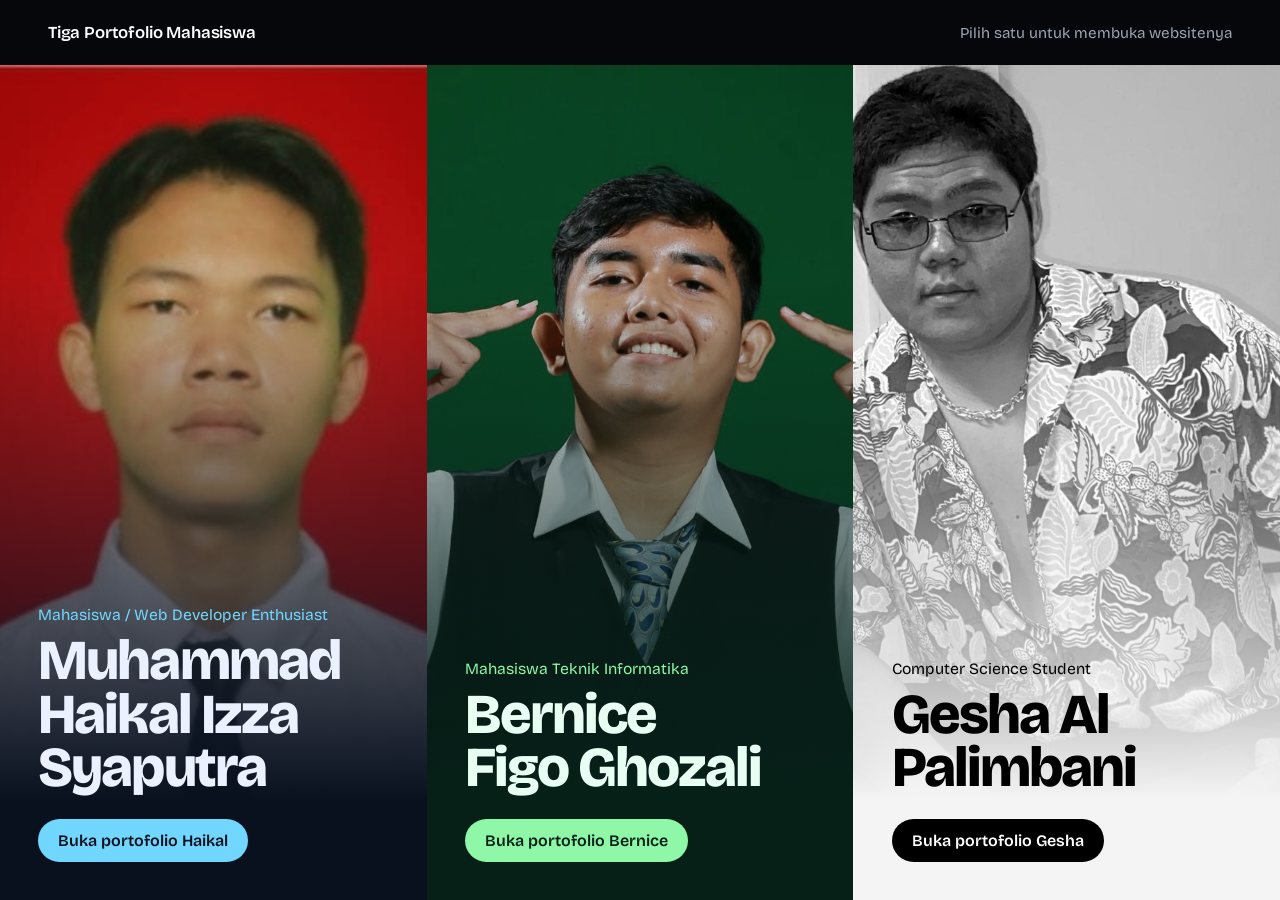
<file: index.html>
<!doctype html>
<html lang="id">
<head>
<meta charset="utf-8">
<meta name="viewport" content="width=device-width, initial-scale=1">
<title>Tiga Portofolio Mahasiswa</title>
<meta name="description" content="Pilih portofolio: Muhammad Haikal Izza Syaputra, Bernice Figo Ghozali, atau Gesha Al Palimbani.">
<link rel="preconnect" href="https://fonts.googleapis.com">
<link rel="preconnect" href="https://fonts.gstatic.com" crossorigin>
<link href="https://fonts.googleapis.com/css2?family=Bricolage+Grotesque:opsz,wght@12..96,400;12..96,600;12..96,800&display=swap" rel="stylesheet">
<style>
:root{
  --font:"Bricolage Grotesque","Helvetica Neue",Arial,sans-serif;
  --ease:cubic-bezier(.2,.7,.2,1);
}
*,*::before,*::after{box-sizing:border-box}
html,body{height:100%}
body{margin:0;font-family:var(--font);background:#05070b;color:#fff;-webkit-font-smoothing:antialiased}
a{color:inherit;text-decoration:none}

.page{min-height:100vh;min-height:100dvh;display:flex;flex-direction:column}
.top{padding:22px clamp(20px,4vw,48px);display:flex;justify-content:space-between;align-items:baseline;gap:16px;flex-wrap:wrap;background:#05070b}
.top h1{margin:0;font-size:1.05rem;font-weight:600;letter-spacing:-.01em}
.top p{margin:0;font-size:.95rem;color:#9aa4b2}

.panels{flex:1;display:flex;min-height:560px}
.panel{
  --bg:#000;--fg:#fff;--accent:#fff;
  position:relative;flex:1 1 0;overflow:hidden;isolation:isolate;
  display:flex;flex-direction:column;justify-content:flex-end;
  padding:clamp(22px,3vw,44px);
  background:var(--bg);color:var(--fg);
  transition:flex-grow .6s var(--ease);
}
.panel img{
  position:absolute;inset:0;width:100%;height:100%;object-fit:cover;object-position:50% 20%;
  z-index:-2;transition:transform .8s var(--ease),filter .5s var(--ease);
  filter:saturate(.85) brightness(.9);
}
.panel::before{
  content:"";position:absolute;inset:0;z-index:-1;
  background:linear-gradient(180deg,transparent 25%,var(--bg) 88%);
}
.panel:hover,.panel:focus-visible{flex-grow:1.55}
.panel:hover img,.panel:focus-visible img{transform:scale(1.04);filter:saturate(1) brightness(1)}
.panel:focus-visible{outline:3px solid var(--accent);outline-offset:-3px}

.role{margin:0 0 10px;font-size:.98rem;font-weight:400;color:var(--accent)}
.name{margin:0;font-weight:800;line-height:.95;letter-spacing:-.035em;font-size:clamp(2.2rem,4.4vw,4.4rem);text-wrap:balance}
.go{
  margin-top:24px;align-self:flex-start;
  font-weight:600;font-size:1rem;
  padding:12px 20px;border-radius:999px;
  background:var(--accent);color:var(--bg);
  transition:transform .3s var(--ease);
}
.panel:hover .go,.panel:focus-visible .go{transform:translateX(6px)}

/* Haikal — navy + cyan */
.haikal{--bg:#09111f;--fg:#ebf1ff;--accent:#72d7ff}
/* Bernice — deep teal + mint */
.bernice{--bg:#062018;--fg:#eafff4;--accent:#8ef7a8}
/* Gesha — putih bersih, hitam */
.gesha{--bg:#f4f4f4;--fg:#000;--accent:#000}
.gesha .go{color:#fff}
.gesha img{filter:grayscale(1) contrast(1.05) brightness(1)}
.gesha:hover img,.gesha:focus-visible img{filter:grayscale(0) contrast(1) brightness(1)}

@media (max-width:820px){
  .panels{flex-direction:column;min-height:0}
  .panel{flex:none;min-height:420px}
  .panel:hover,.panel:focus-visible{flex-grow:0}
  .name{font-size:clamp(2.4rem,11vw,3.6rem)}
}
@media (prefers-reduced-motion:reduce){
  *{transition:none!important}
}
</style>
</head>
<body>
<div class="page">
  <header class="top">
    <h1>Tiga Portofolio Mahasiswa</h1>
    <p>Pilih satu untuk membuka websitenya</p>
  </header>

  <main class="panels">
    <a class="panel haikal" href="haikal/index.html" aria-label="Buka portofolio Muhammad Haikal Izza Syaputra">
      <img src="img/haikal.jpg" alt="">
      <p class="role">Mahasiswa / Web Developer Enthusiast</p>
      <h2 class="name">Muhammad Haikal Izza Syaputra</h2>
      <span class="go">Buka portofolio Haikal</span>
    </a>

    <a class="panel bernice" href="bernice/index.html" aria-label="Buka portofolio Bernice Figo Ghozali">
      <img src="img/bernice.jpg" alt="">
      <p class="role">Mahasiswa Teknik Informatika</p>
      <h2 class="name">Bernice Figo Ghozali</h2>
      <span class="go">Buka portofolio Bernice</span>
    </a>

    <a class="panel gesha" href="gesha/index.html" aria-label="Buka portofolio Gesha Al Palimbani">
      <img src="img/gesha.jpg" alt="">
      <p class="role">Computer Science Student</p>
      <h2 class="name">Gesha Al Palimbani</h2>
      <span class="go">Buka portofolio Gesha</span>
    </a>
  </main>
</div>
</body>
</html>
</file>
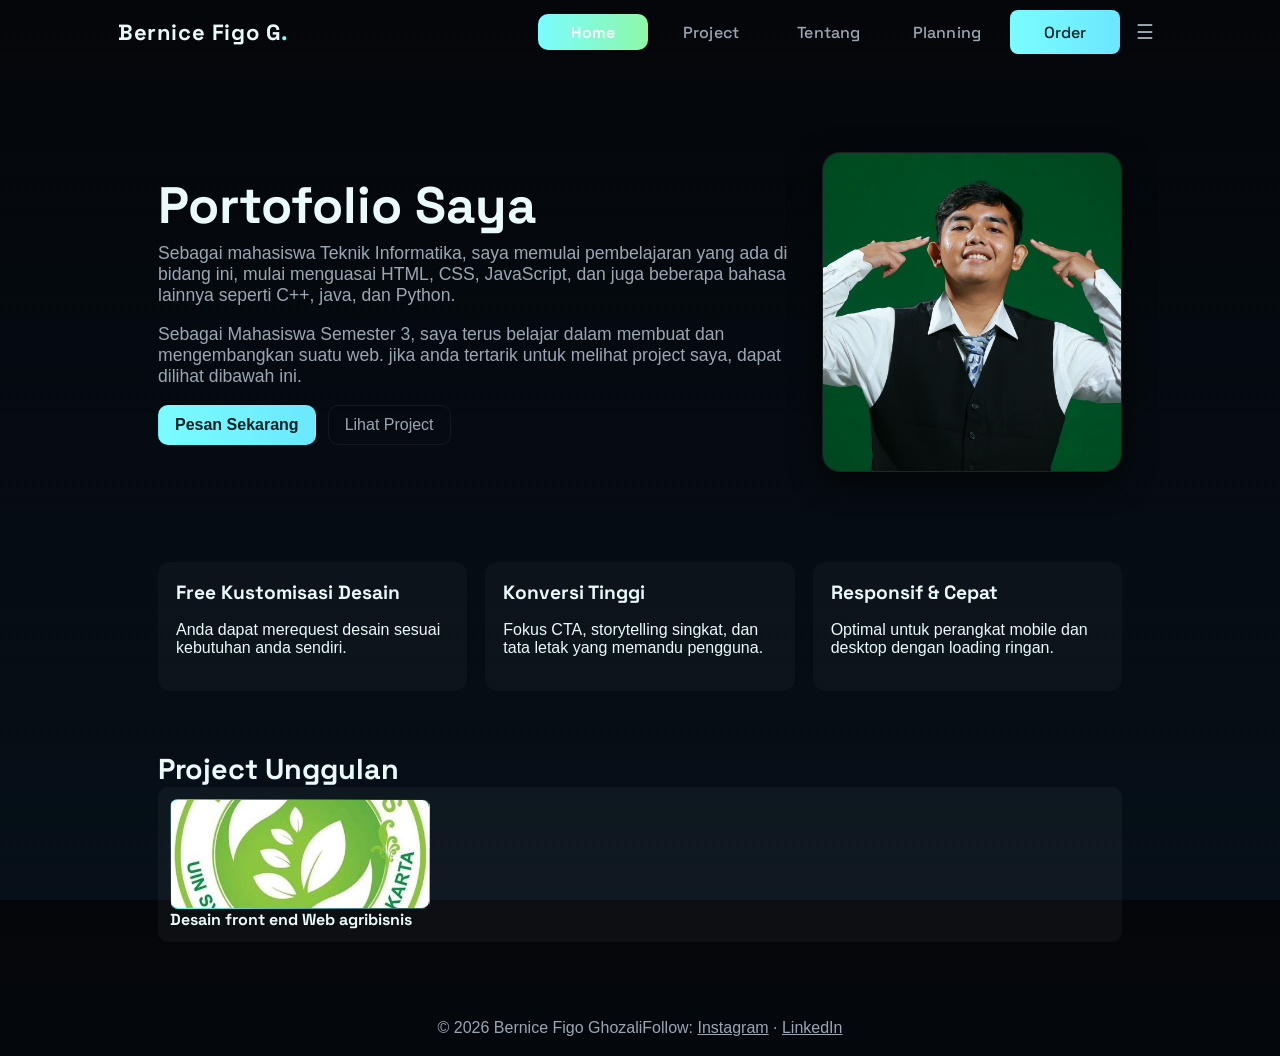
<file: bernice/index.html>
<!doctype html>
<html lang="id">
<head>
	<meta charset="utf-8">
	<meta name="viewport" content="width=device-width,initial-scale=1">
	<title>Halaman Utama</title>
	<link rel="stylesheet" href="css/base.css">
	<link rel="stylesheet" href="css/halamanutama.css">
</head>
<body>
	<header class="site-header">
		<div class="brand">Bernice Figo G<span class="dot">.</span></div>
		<nav class="nav" id="nav">
			<a href="index.html" class="active">Home</a>
			<a href="Project.html">Project</a>
			<a href="LatarBelakang.html">Tentang</a>
			<a href="PlanningKedepan.html">Planning</a>
			<a href="Order.html" class="cta">Order</a>
			<button class="nav-toggle" id="navToggle">☰</button>
		</nav>
	</header>

	<main>
		<section class="hero">
			<div class="hero-inner">
				<h1 class="title">Portofolio Saya</h1>
				<p class="subtitle">Sebagai mahasiswa Teknik Informatika, saya memulai pembelajaran yang ada di bidang ini, mulai menguasai HTML, CSS, JavaScript, dan juga beberapa bahasa lainnya seperti C++, java, dan Python.</p>
				<p class="subtitle">Sebagai Mahasiswa Semester 3, saya terus belajar dalam membuat dan mengembangkan suatu web. jika anda tertarik untuk melihat project saya, dapat dilihat dibawah ini.</p>
				<div class="hero-ctas">
					<a class="btn primary" href="Order.html" data-cta>Pesan Sekarang</a>
					<a class="btn ghost" href="Project.html">Lihat Project</a>
				</div>
			</div>
			<div class="hero-visual" aria-label="Foto profil">
				<img src="assets/foto-profil.png" alt="Foto profil saya">
			</div>
		</section>

		<section class="features">
			<article class="card">
				<h3>Free Kustomisasi Desain</h3>
				<p>Anda dapat merequest desain sesuai kebutuhan anda sendiri.</p>
			</article>
			<article class="card">
				<h3>Konversi Tinggi</h3>
				<p>Fokus CTA, storytelling singkat, dan tata letak yang memandu pengguna.</p>
			</article>
			<article class="card">
				<h3>Responsif & Cepat</h3>
				<p>Optimal untuk perangkat mobile dan desktop dengan loading ringan.</p>
			</article>
		</section>

		<section class="showcase">
			<h2>Project Unggulan</h2>
			<div class="grid">
				<a class="item" href="https://bernicefigoghozali.github.io/Website-Agri-Kelompok-3/" target="_blank" rel="noopener noreferrer">
					<img class="thumb" src="assets/p1.png" alt="Desain front end Web agribisnis">
					<h4>Desain front end Web agribisnis</h4>
				</a>
			</div>
		</section>
	</main>

	<footer class="site-footer">
		<div>© 2026 Bernice Figo Ghozali</div>
		<div class="socials">Follow: <a href="https://www.instagram.com/figo.ghzl" target="_blank" rel="noopener noreferrer">Instagram</a> · <a href="https://id.linkedin.com/in/bernice-figo-ghozali-84b311368" target="_blank" rel="noopener noreferrer">LinkedIn</a></div>
	</footer>

	<script src="js/main.js"></script>

	<!-- Mobile bottom navigation (shown only on small screens) -->
	<nav class="mobile-bottom-nav" aria-label="Navigasi bawah"> 
		<a href="index.html" class="mb-link active" aria-current="page">🏠<span class="lbl">Home</span></a>
		<a href="Project.html" class="mb-link">📁<span class="lbl">Project</span></a>
		<a href="LatarBelakang.html" class="mb-link">👤<span class="lbl">Tentang</span></a>
		<a href="PlanningKedepan.html" class="mb-link">📅<span class="lbl">Planning</span></a>
		<a href="Order.html" class="mb-link">🛒<span class="lbl">Order</span></a>
	</nav>
</body>
</html>
</file>
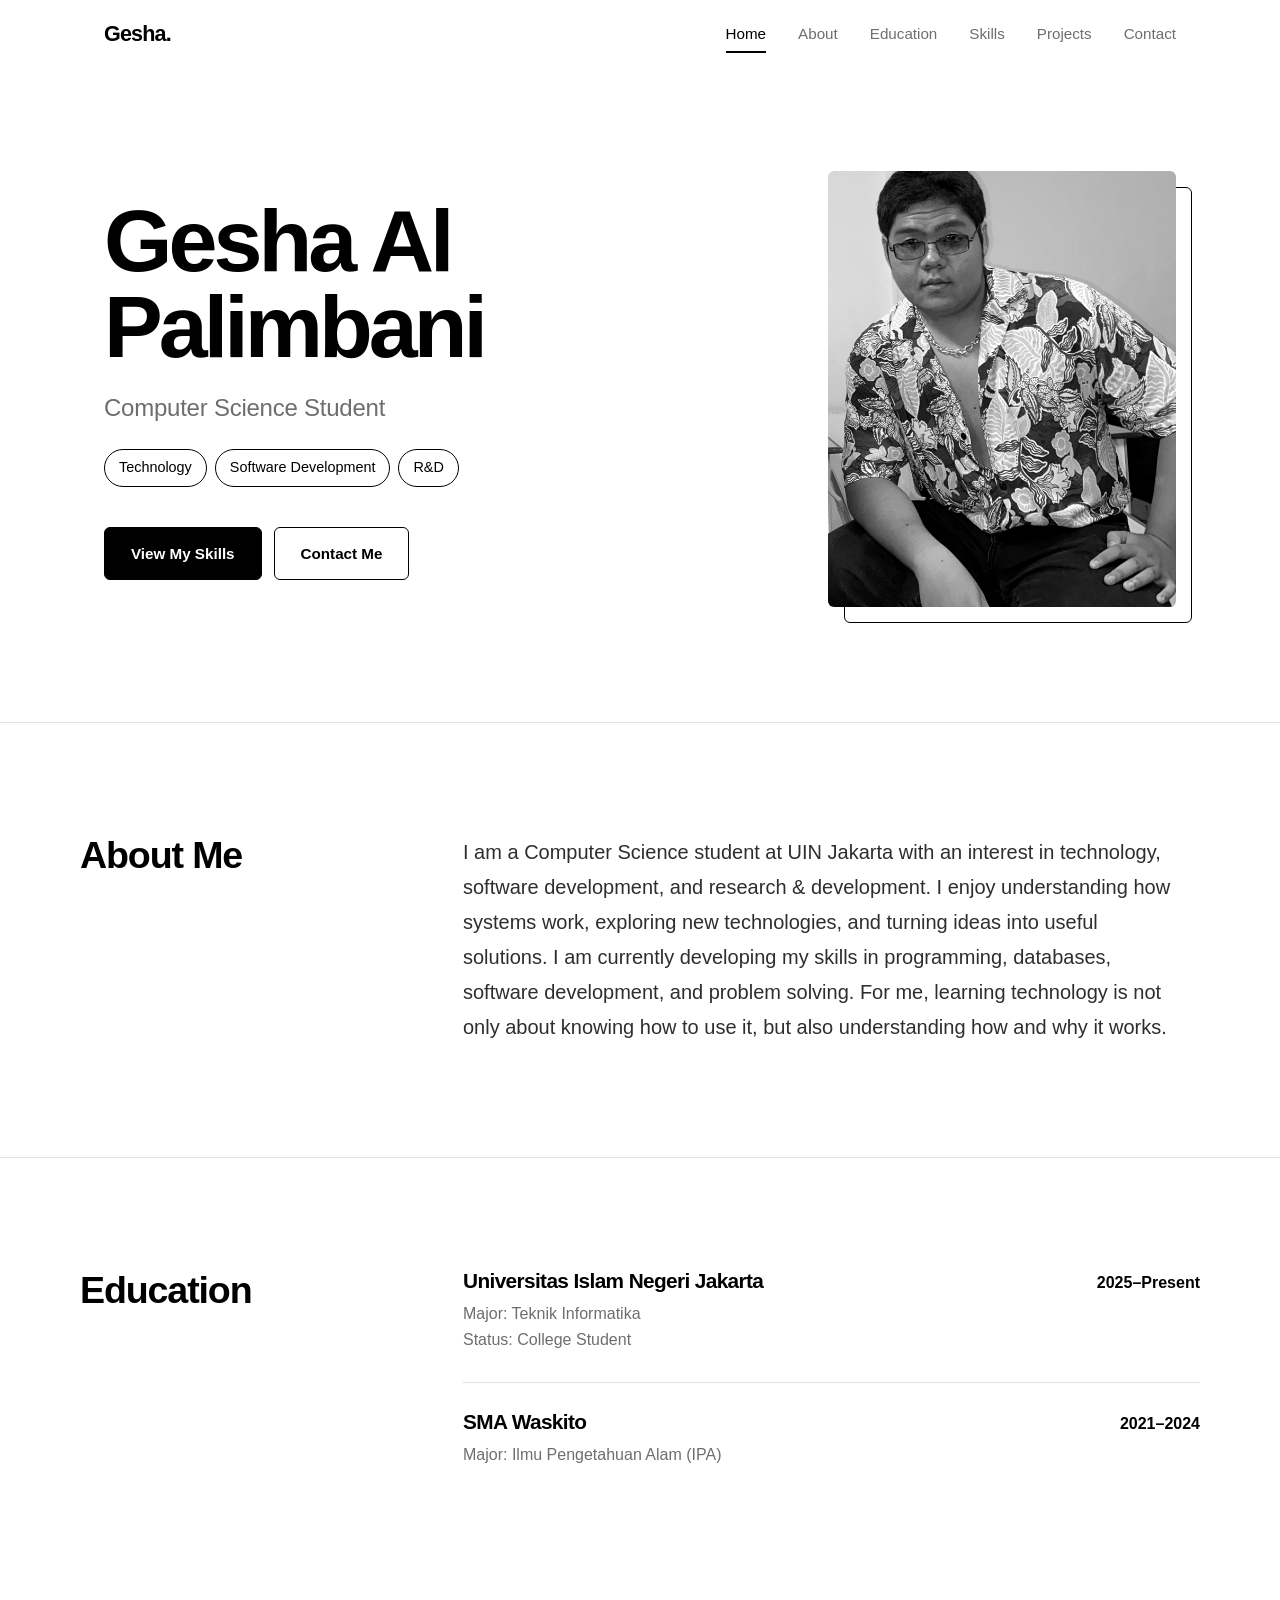
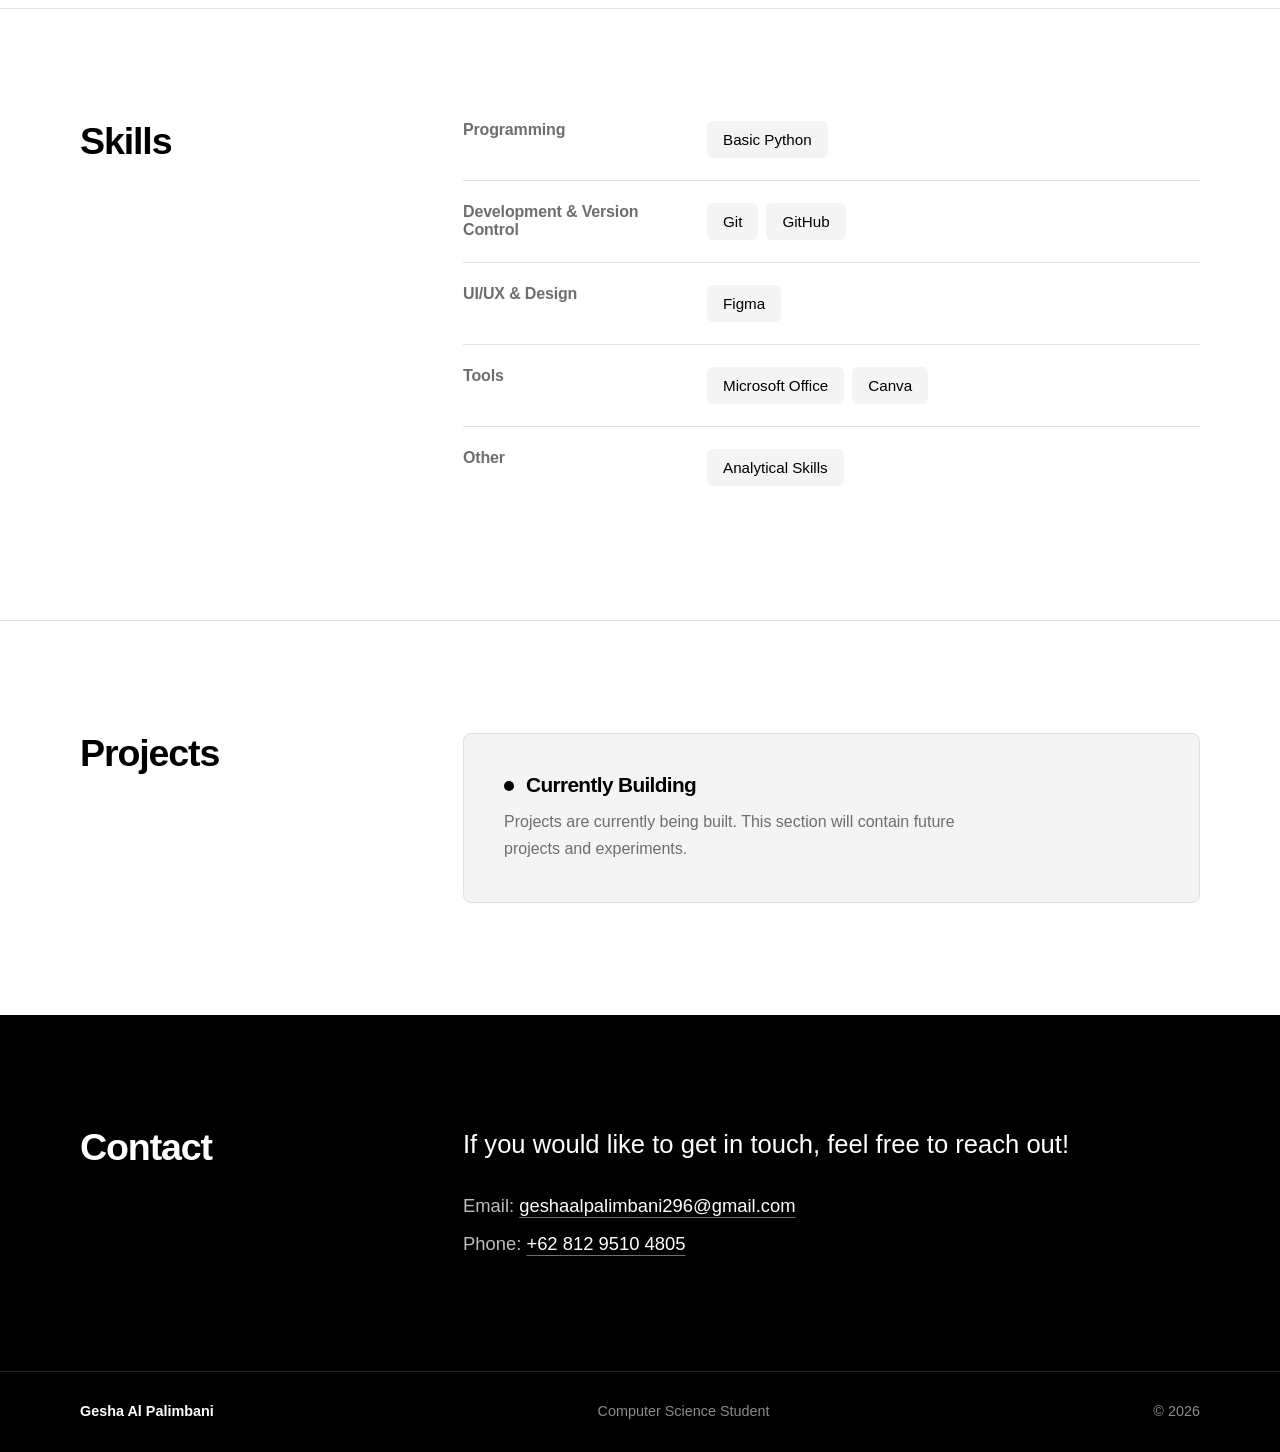
<file: gesha/index.html>
<!DOCTYPE html>
<html lang="en">
<head>
    <meta charset="UTF-8">
    <meta name="viewport" content="width=device-width, initial-scale=1.0">
    <meta name="description" content="Portfolio of Gesha Al Palimbani, Computer Science student at UIN Jakarta.">
    <title>Gesha Al Palimbani - Portfolio</title>
    <link rel="stylesheet" href="style.css">
</head>
<body>
    <a class="skip-link" href="#about">Skip to content</a>

    <header class="site-header">
        <nav class="navbar" aria-label="Main navigation">
            <a class="logo" href="#home">Gesha.</a>
            <button class="nav-toggle" type="button" aria-label="Toggle menu" aria-expanded="false" aria-controls="nav-links">
                <span></span>
                <span></span>
            </button>
            <ul class="nav-links" id="nav-links">
                <li><a href="#home">Home</a></li>
                <li><a href="#about">About</a></li>
                <li><a href="#education">Education</a></li>
                <li><a href="#skills">Skills</a></li>
                <li><a href="#projects">Projects</a></li>
                <li><a href="#contact">Contact</a></li>
            </ul>
        </nav>
    </header>

    <main>
        <section id="home" class="hero">
            <div class="hero-text">
                <h1>Gesha Al Palimbani</h1>
                <h2>Computer Science Student</h2>
                <ul class="hero-tags" aria-label="Focus areas">
                    <li>Technology</li>
                    <li>Software Development</li>
                    <li>R&amp;D</li>
                </ul>
                <div class="cta-buttons">
                    <a href="#skills" class="cta">View My Skills</a>
                    <a href="#contact" class="cta cta-outline">Contact Me</a>
                </div>
            </div>
            <div class="hero-media">
                <img src="assets/profile.jpg" alt="Gesha Al Palimbani" class="profile-image">
            </div>
        </section>

        <section id="about" class="section about">
            <div class="container reveal">
                <h2>About Me</h2>
                <div class="content">
                    <p>I am a Computer Science student at UIN Jakarta with an interest in technology, software development, and research &amp; development. I enjoy understanding how systems work, exploring new technologies, and turning ideas into useful solutions. I am currently developing my skills in programming, databases, software development, and problem solving. For me, learning technology is not only about knowing how to use it, but also understanding how and why it works.</p>
                </div>
            </div>
        </section>

        <section id="education" class="section education">
            <div class="container reveal">
                <h2>Education</h2>
                <div class="content">
                    <article class="education-item">
                        <div>
                            <h3>Universitas Islam Negeri Jakarta</h3>
                            <p>Major: Teknik Informatika</p>
                            <p>Status: College Student</p>
                        </div>
                        <p class="period">2025–Present</p>
                    </article>
                    <article class="education-item">
                        <div>
                            <h3>SMA Waskito</h3>
                            <p>Major: Ilmu Pengetahuan Alam (IPA)</p>
                        </div>
                        <p class="period">2021–2024</p>
                    </article>
                </div>
            </div>
        </section>

        <section id="skills" class="section skills">
            <div class="container reveal">
                <h2>Skills</h2>
                <div class="content">
                    <div class="skills-group">
                        <h3>Programming</h3>
                        <ul>
                            <li>Basic Python</li>
                        </ul>
                    </div>
                    <div class="skills-group">
                        <h3>Development &amp; Version Control</h3>
                        <ul>
                            <li>Git</li>
                            <li>GitHub</li>
                        </ul>
                    </div>
                    <div class="skills-group">
                        <h3>UI/UX &amp; Design</h3>
                        <ul>
                            <li>Figma</li>
                        </ul>
                    </div>
                    <div class="skills-group">
                        <h3>Tools</h3>
                        <ul>
                            <li>Microsoft Office</li>
                            <li>Canva</li>
                        </ul>
                    </div>
                    <div class="skills-group">
                        <h3>Other</h3>
                        <ul>
                            <li>Analytical Skills</li>
                        </ul>
                    </div>
                </div>
            </div>
        </section>

        <section id="projects" class="section projects">
            <div class="container reveal">
                <h2>Projects</h2>
                <div class="content">
                    <div class="project-status">
                        <div class="status-head">
                            <span class="dot" aria-hidden="true"></span>
                            <h3>Currently Building</h3>
                        </div>
                        <p>Projects are currently being built. This section will contain future projects and experiments.</p>
                    </div>
                </div>
            </div>
        </section>

        <section id="contact" class="section contact">
            <div class="container reveal">
                <h2>Contact</h2>
                <div class="content">
                    <p class="contact-intro">If you would like to get in touch, feel free to reach out!</p>
                    <p>Email: <a href="mailto:geshaalpalimbani296@gmail.com">geshaalpalimbani296@gmail.com</a></p>
                    <p>Phone: <a href="tel:+6281295104805">+62 812 9510 4805</a></p>
                </div>
            </div>
        </section>
    </main>

    <footer class="site-footer">
        <div class="footer-inner">
            <p class="footer-name">Gesha Al Palimbani</p>
            <p>Computer Science Student</p>
            <p>&copy; <span id="current-year"></span></p>
        </div>
    </footer>

    <script src="script.js"></script>
</body>
</html>
</file>
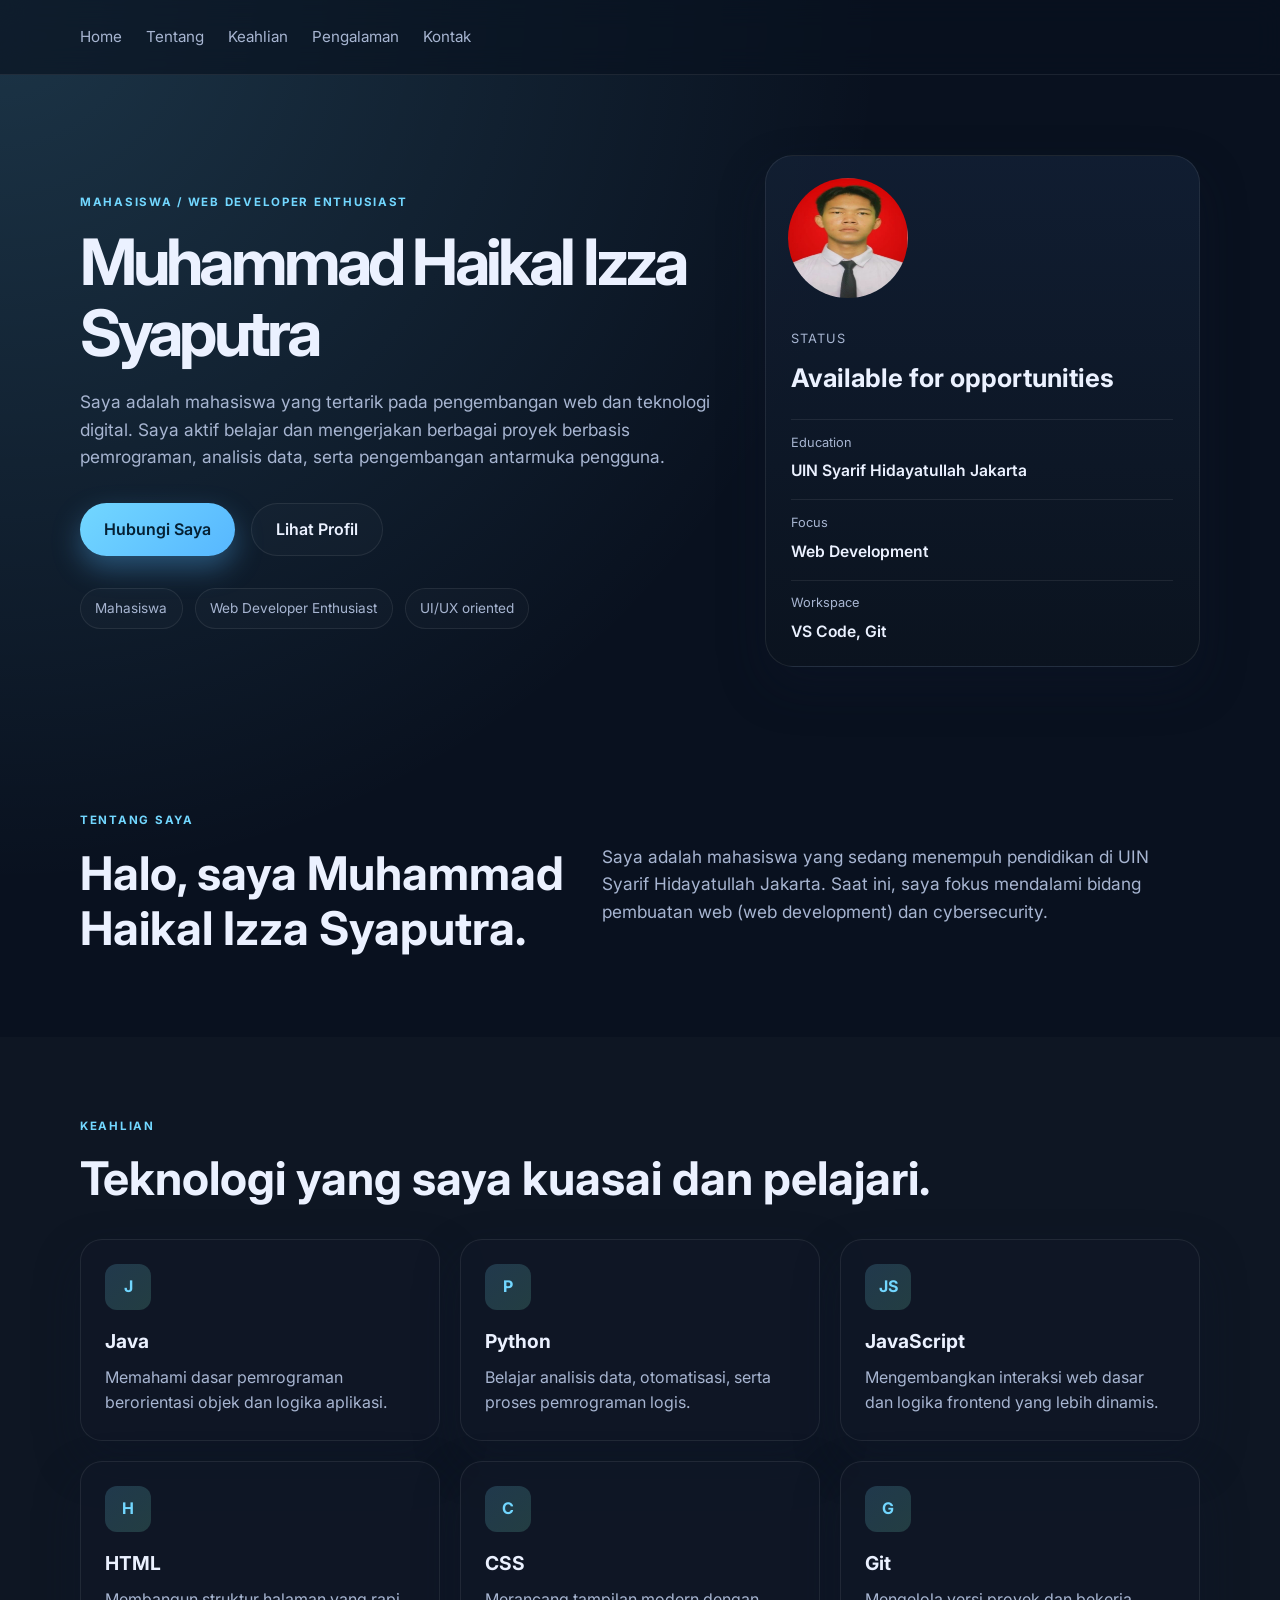
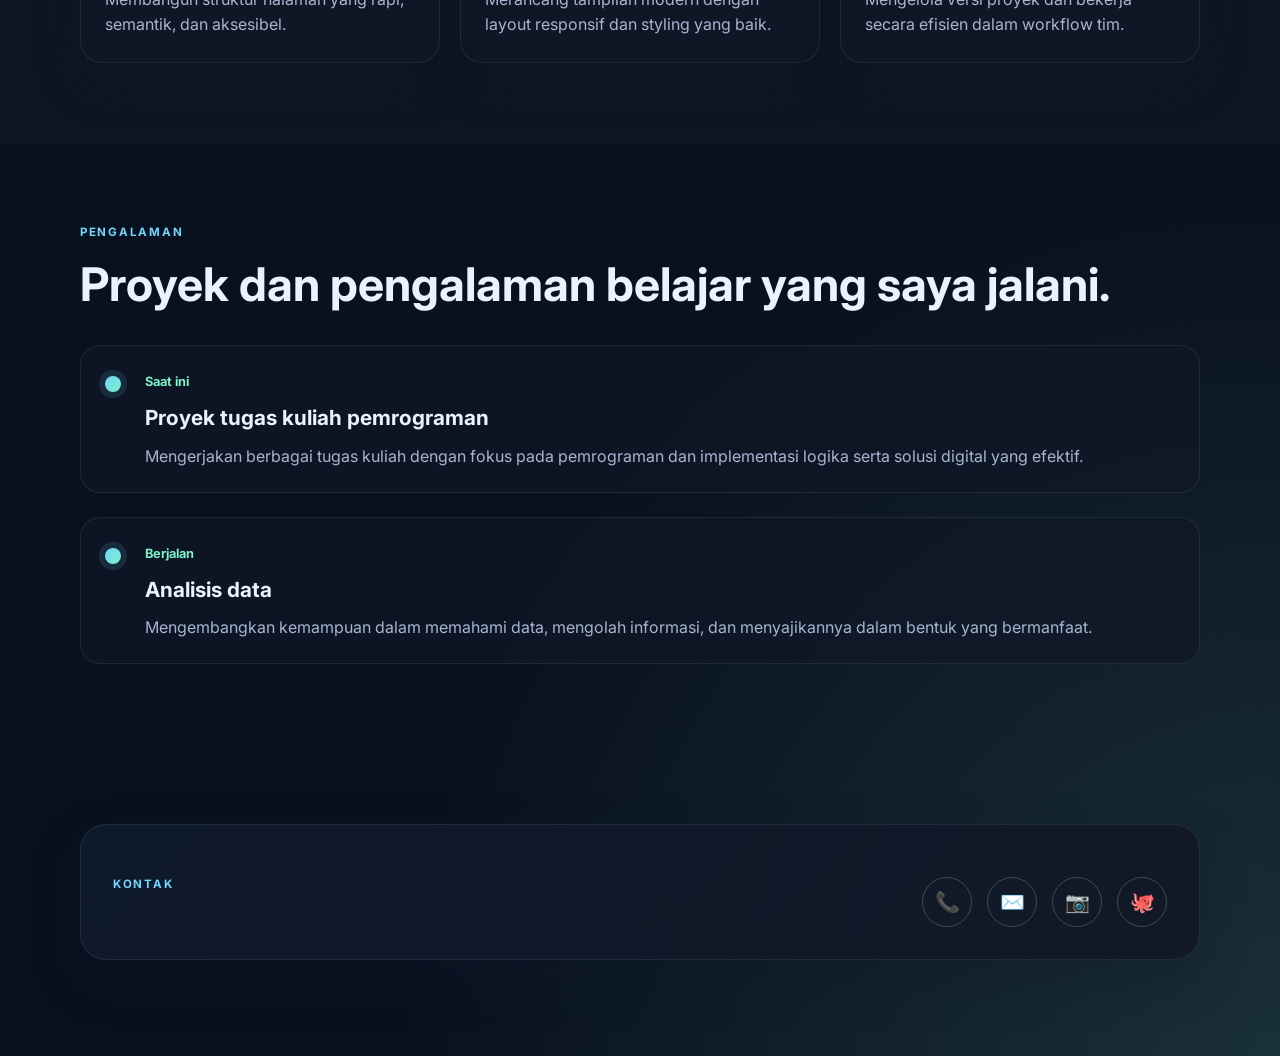
<file: haikal/index.html>
<!DOCTYPE html>
<html lang="id">
  <head>
    <meta charset="UTF-8" />
    <meta name="viewport" content="width=device-width, initial-scale=1.0" />
    <title>Muhammad Haikal Izza Syaputra | Portfolio</title>
    <meta
      name="description"
      content="Portofolio statis Muhammad Haikal Izza Syaputra, mahasiswa dan web developer enthusiast."
    />
    <link rel="preconnect" href="https://fonts.googleapis.com" />
    <link rel="preconnect" href="https://fonts.gstatic.com" crossorigin />
    <link
      href="https://fonts.googleapis.com/css2?family=Inter:wght@400;500;600;700;800&display=swap"
      rel="stylesheet"
    />
    <link rel="stylesheet" href="style.css" />
  </head>
  <body>
    <header class="site-header">
      <div class="container nav">
        <nav class="nav-menu" aria-label="Main navigation">
          <a href="#home">Home</a>
          <a href="#about">Tentang</a>
          <a href="#skills">Keahlian</a>
          <a href="#experience">Pengalaman</a>
          <a href="#contact">Kontak</a>
        </nav>
      </div>
    </header>

    <main>
      <section id="home" class="hero">
        <div class="container hero-grid">
          <div class="hero-copy">
            <p class="eyebrow">Mahasiswa / Web Developer Enthusiast</p>
            <h1>Muhammad Haikal Izza Syaputra</h1>
            <p class="intro">
              Saya adalah mahasiswa yang tertarik pada pengembangan web dan teknologi
              digital. Saya aktif belajar dan mengerjakan berbagai proyek berbasis
              pemrograman, analisis data, serta pengembangan antarmuka pengguna.
            </p>
            <div class="cta-row">
              <a class="btn btn-primary" href="#contact">Hubungi Saya</a>
              <a class="btn btn-secondary" href="#about">Lihat Profil</a>
            </div>
            <ul class="quick-facts" aria-label="Informasi singkat">
              <li>Mahasiswa</li>
              <li>Web Developer Enthusiast</li>
              <li>UI/UX oriented</li>
            </ul>
          </div>

          <div class="hero-card" aria-label="Profil card">
            <img src="foto.jpeg" alt="Muhammad Haikal Izza Syaputra" class="avatar">
            <div class="card-body">
              <span class="label">Status</span>
              <h2>Available for opportunities</h2>
              <div class="info-list">
                <div>
                  <span>Education</span>
                  <strong>UIN Syarif Hidayatullah Jakarta</strong>
                </div>
                <div>
                  <span>Focus</span>
                  <strong>Web Development</strong>
                </div>
                <div>
                  <span>Workspace</span>
                  <strong>VS Code, Git</strong>
                </div>
              </div>
            </div>
          </div>
        </div>
      </section>

      <section id="about" class="section">
        <div class="container section-grid">
          <div>
            <p class="section-tag">Tentang Saya</p>
            <h2>Halo, saya Muhammad Haikal Izza Syaputra.</h2>
          </div>
          <div class="about-text">
            <p>
              Saya adalah mahasiswa yang sedang menempuh pendidikan di UIN Syarif Hidayatullah Jakarta. Saat ini, saya fokus mendalami bidang pembuatan web (web development) dan cybersecurity.
            </p>
          </div>
        </div>
      </section>

      <section id="skills" class="section muted">
        <div class="container">
          <p class="section-tag">Keahlian</p>
          <h2>Teknologi yang saya kuasai dan pelajari.</h2>
          <div class="skills-grid">
            <div class="skill-card">
              <span class="skill-icon">J</span>
              <h3>Java</h3>
              <p>Memahami dasar pemrograman berorientasi objek dan logika aplikasi.</p>
            </div>
            <div class="skill-card">
              <span class="skill-icon">P</span>
              <h3>Python</h3>
              <p>Belajar analisis data, otomatisasi, serta proses pemrograman logis.</p>
            </div>
            <div class="skill-card">
              <span class="skill-icon">JS</span>
              <h3>JavaScript</h3>
              <p>Mengembangkan interaksi web dasar dan logika frontend yang lebih dinamis.</p>
            </div>
            <div class="skill-card">
              <span class="skill-icon">H</span>
              <h3>HTML</h3>
              <p>Membangun struktur halaman yang rapi, semantik, dan aksesibel.</p>
            </div>
            <div class="skill-card">
              <span class="skill-icon">C</span>
              <h3>CSS</h3>
              <p>Merancang tampilan modern dengan layout responsif dan styling yang baik.</p>
            </div>
            <div class="skill-card">
              <span class="skill-icon">G</span>
              <h3>Git</h3>
              <p>Mengelola versi proyek dan bekerja secara efisien dalam workflow tim.</p>
            </div>
          </div>
        </div>
      </section>

      <section id="experience" class="section">
        <div class="container">
          <p class="section-tag">Pengalaman</p>
          <h2>Proyek dan pengalaman belajar yang saya jalani.</h2>
          <div class="timeline">
            <article class="timeline-item">
              <div class="dot"></div>
              <div class="content">
                <span class="timeline-year">Saat ini</span>
                <h3>Proyek tugas kuliah pemrograman</h3>
                <p>
                  Mengerjakan berbagai tugas kuliah dengan fokus pada pemrograman dan
                  implementasi logika serta solusi digital yang efektif.
                </p>
              </div>
            </article>
            <article class="timeline-item">
              <div class="dot"></div>
              <div class="content">
                <span class="timeline-year">Berjalan</span>
                <h3>Analisis data</h3>
                <p>
                  Mengembangkan kemampuan dalam memahami data, mengolah informasi, dan
                  menyajikannya dalam bentuk yang bermanfaat.
                </p>
              </div>
            </article>
          </div>
        </div>
      </section>

     <section id="contact" class="section contact-section">
        <div class="container contact-box" style="text-align: center;">
          <p class="section-tag">Kontak</p>
          <div class="social-icons" style="display: flex; justify-content: center; gap: 15px; margin-top: 20px;">
            <!-- WhatsApp -->
            <a href="https://wa.me/6289601209965" target="_blank" title="WhatsApp" style="width: 50px; height: 50px; border: 1px solid rgba(255,255,255,0.2); border-radius: 50%; display: flex; align-items: center; justify-content: center; color: #fff; text-decoration: none; font-size: 20px;">
              📞
            </a>
            <!-- Email -->
            <a href="mailto:crowsikal11@gmail.com" title="Email" style="width: 50px; height: 50px; border: 1px solid rgba(255,255,255,0.2); border-radius: 50%; display: flex; align-items: center; justify-content: center; color: #fff; text-decoration: none; font-size: 20px;">
              ✉️
            </a>
            <!-- Instagram -->
            <a href="https://instagram.com/izzasyaputra._" target="_blank" title="Instagram" style="width: 50px; height: 50px; border: 1px solid rgba(255,255,255,0.2); border-radius: 50%; display: flex; align-items: center; justify-content: center; color: #fff; text-decoration: none; font-size: 20px;">
              📷
            </a>
            <!-- GitHub -->
            <a href="https://github.com/izzasyaputra" target="_blank" title="GitHub" style="width: 50px; height: 50px; border: 1px solid rgba(255,255,255,0.2); border-radius: 50%; display: flex; align-items: center; justify-content: center; color: #fff; text-decoration: none; font-size: 20px;">
              🐙
            </a>
          </div>
        </div>
      </section>
    </main>
  </body>
</html>
</file>
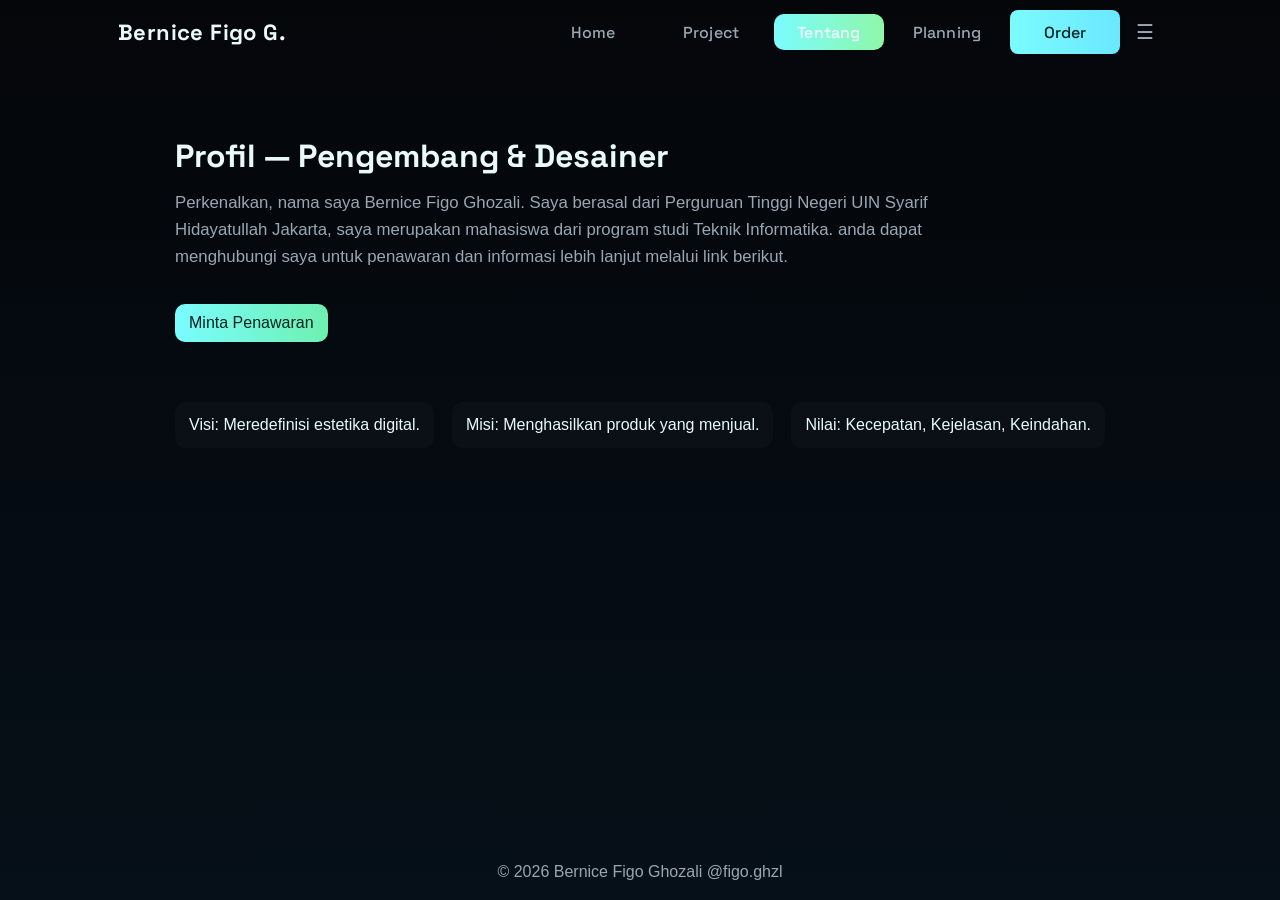
<file: bernice/LatarBelakang.html>
<!doctype html>
<html lang="id">
<head>
	<meta charset="utf-8">
	<meta name="viewport" content="width=device-width,initial-scale=1">
	<title>Tentang — Latar Belakang</title>
	<link rel="stylesheet" href="css/base.css">
	<link rel="stylesheet" href="css/latarbelakang.css">
</head>
<body>
	<header class="site-header">
		<div class="brand">Bernice Figo G<span class="dot">.</span></div>
		<nav class="nav" id="nav">
			<a href="index.html">Home</a>
			<a href="Project.html">Project</a>
			<a href="LatarBelakang.html" class="active">Tentang</a>
			<a href="PlanningKedepan.html">Planning</a>
			<a href="Order.html" class="cta">Order</a>
			<button class="nav-toggle" id="navToggle">☰</button>
		</nav>
	</header>

	<main class="about">
		<section class="intro">
			<h1>Profil — Pengembang & Desainer</h1>
			<p>Perkenalkan, nama saya Bernice Figo Ghozali. Saya berasal dari Perguruan Tinggi Negeri UIN Syarif Hidayatullah Jakarta, saya merupakan mahasiswa dari program studi Teknik Informatika. anda dapat menghubungi saya untuk penawaran dan informasi lebih lanjut melalui link berikut.</p>
			<a class="btn" href="Order.html">Minta Penawaran</a>
		</section>

		<section class="values">
			<div class="v">Visi: Meredefinisi estetika digital.</div>
			<div class="v">Misi: Menghasilkan produk yang menjual.</div>
			<div class="v">Nilai: Kecepatan, Kejelasan, Keindahan.</div>
		</section>
	</main>

	<footer class="site-footer">© 2026 Bernice Figo Ghozali @figo.ghzl</footer>
	<script src="js/main.js"></script>

	<!-- Mobile bottom navigation (shown only on small screens) -->
	<nav class="mobile-bottom-nav" aria-label="Navigasi bawah"> 
		<a href="index.html" class="mb-link">🏠<span class="lbl">Home</span></a>
		<a href="Project.html" class="mb-link">📁<span class="lbl">Project</span></a>
		<a href="LatarBelakang.html" class="mb-link active" aria-current="page">👤<span class="lbl">Tentang</span></a>
		<a href="PlanningKedepan.html" class="mb-link">📅<span class="lbl">Planning</span></a>
		<a href="Order.html" class="mb-link">🛒<span class="lbl">Order</span></a>
	</nav>
</body>
</html>
</file>
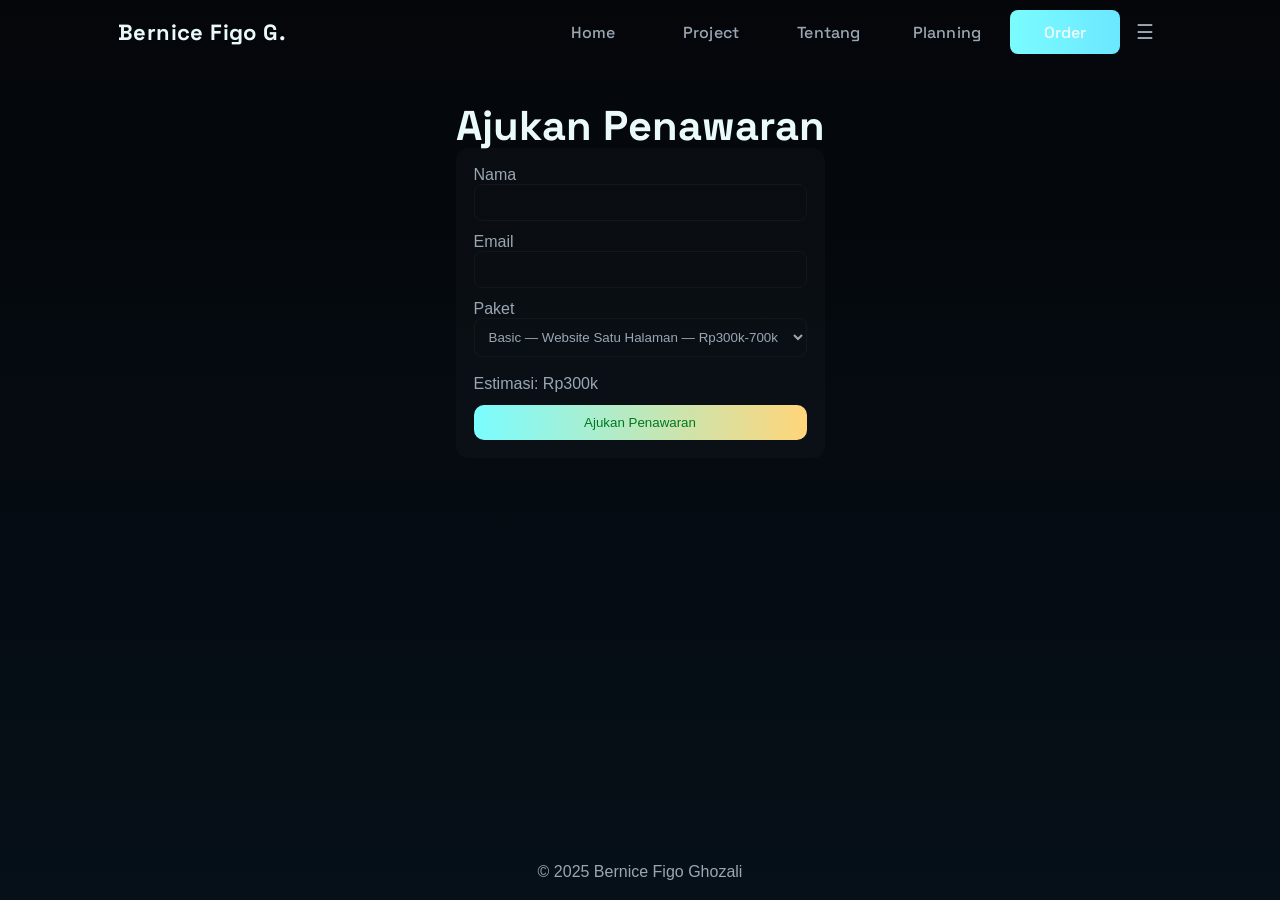
<file: bernice/Order.html>
<!doctype html>
<html lang="id">
<head>
	<meta charset="utf-8">
	<meta name="viewport" content="width=device-width,initial-scale=1">
	<title>Order — Layanan</title>
	<link rel="stylesheet" href="css/base.css">
	<link rel="stylesheet" href="css/order.css">
</head>
<body>
	<header class="site-header">
		<div class="brand">Bernice Figo G<span class="dot">.</span></div>
		<nav class="nav" id="nav">
			<a href="index.html">Home</a>
			<a href="Project.html">Project</a>
			<a href="LatarBelakang.html">Tentang</a>
			<a href="PlanningKedepan.html">Planning</a>
			<a href="Order.html" class="active cta">Order</a>
			<button class="nav-toggle" id="navToggle">☰</button>
		</nav>
	</header>

	<main class="order-page">
		<h1>Ajukan Penawaran</h1>
		<form id="orderForm" class="order-form">
			<label>Nama
				<input type="text" name="nama" required>
			</label>
			<label>Email
				<input type="email" name="email" required>
			</label>
			<label>Paket
				<select id="paket" name="paket">
					<option value="basic" data-price="300">Basic — Website Satu Halaman — Rp300k-700k</option>
					<option value="pro" data-price="1500">Pro — Website + CMS kecil — Rp1jt-3jtk</option>
					<option value="enterprise" data-price="3000">Enterprise — Integrasi & Custom — Rp3jt-10jt</option>
				</select>
			</label>
			<div class="price">Estimasi: <span id="price">Rp300k</span></div>
			<button class="btn primary" type="submit">Ajukan Penawaran</button>
		</form>
		<div id="orderMsg" class="msg" aria-live="polite"></div>
	</main>

	<footer class="site-footer">© 2025 Bernice Figo Ghozali</footer>
	<script src="js/main.js"></script>

	<!-- Mobile bottom navigation (shown only on small screens) -->
	<nav class="mobile-bottom-nav" aria-label="Navigasi bawah"> 
		<a href="index.html" class="mb-link">🏠<span class="lbl">Home</span></a>
		<a href="Project.html" class="mb-link">📁<span class="lbl">Project</span></a>
		<a href="LatarBelakang.html" class="mb-link">👤<span class="lbl">Tentang</span></a>
		<a href="PlanningKedepan.html" class="mb-link">📅<span class="lbl">Planning</span></a>
		<a href="Order.html" class="mb-link active" aria-current="page">🛒<span class="lbl">Order</span></a>
	</nav>
</body>
</html>
</file>
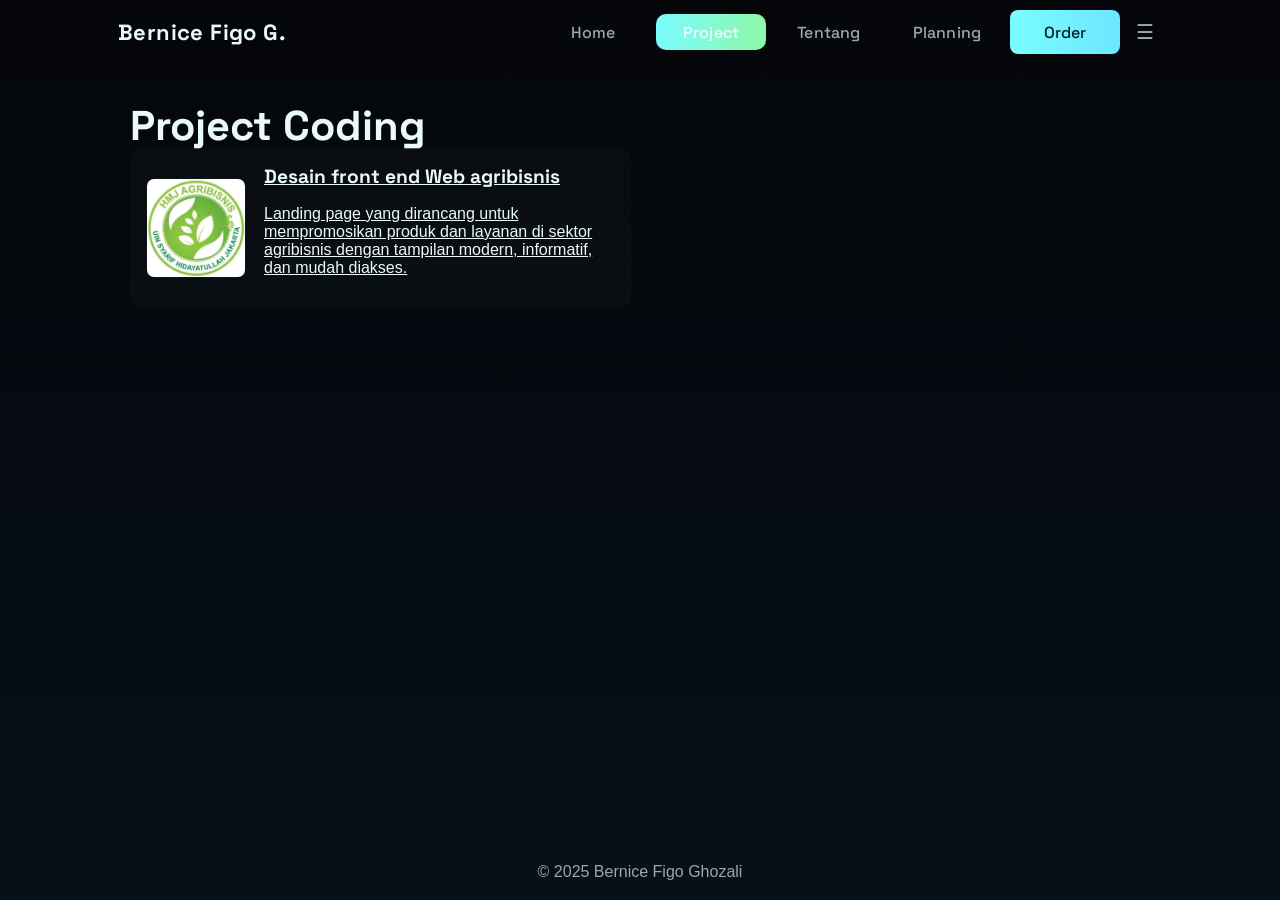
<file: bernice/Project.html>
<!doctype html>
<html lang="id">
<head>
	<meta charset="utf-8">
	<meta name="viewport" content="width=device-width,initial-scale=1">
	<title>Project — Portofolio</title>
	<link rel="stylesheet" href="css/base.css">
	<link rel="stylesheet" href="css/project.css">
</head>
<body>
	<header class="site-header">
		<div class="brand">Bernice Figo G<span class="dot">.</span></div>
		<nav class="nav" id="nav">
			<a href="index.html">Home</a>
			<a href="Project.html" class="active">Project</a>
			<a href="LatarBelakang.html">Tentang</a>
			<a href="PlanningKedepan.html">Planning</a>
			<a href="Order.html" class="cta">Order</a>
			<button class="nav-toggle" id="navToggle">☰</button>
		</nav>
	</header>

	<main class="projects">
		<h1>Project Coding</h1>
		<div class="list">
			<a href="https://bernicefigoghozali.github.io/Website-Agri-Kelompok-3/" target="_blank" rel="noopener noreferrer" class="project-card project-link" id="p1">
				<img class="visual" src="assets/p1.png" alt="Desain front end Web agribisnis">
				<div class="meta">
					<h3>Desain front end Web agribisnis</h3>
					<p>Landing page yang dirancang untuk mempromosikan produk dan layanan di sektor agribisnis dengan tampilan modern, informatif, dan mudah diakses.</p>
				</div>
			</a>
		</div>
	</main>

	<footer class="site-footer">© 2025 Bernice Figo Ghozali</footer>
	<script src="js/main.js"></script>

	<!-- Mobile bottom navigation (shown only on small screens) -->
	<nav class="mobile-bottom-nav" aria-label="Navigasi bawah"> 
		<a href="index.html" class="mb-link">🏠<span class="lbl">Home</span></a>
		<a href="Project.html" class="mb-link active" aria-current="page">📁<span class="lbl">Project</span></a>
		<a href="LatarBelakang.html" class="mb-link">👤<span class="lbl">Tentang</span></a>
		<a href="PlanningKedepan.html" class="mb-link">📅<span class="lbl">Planning</span></a>
		<a href="Order.html" class="mb-link">🛒<span class="lbl">Order</span></a>
	</nav>
</body>
</html>
</file>
<file: bernice/css/base.css>
@import url('https://fonts.googleapis.com/css2?family=Space+Grotesk:wght@400;600;700&display=swap');

:root{
  --bg: #061018;
  --panel: rgba(255,255,255,0.03);
  --accent: #7afcff;
  --accent-2: #8ef7a8;
  --muted: #9aa7b2;
  --glass: rgba(255,255,255,0.04);
  --text: #eafafb;
  --radius: 12px;
  --max-width: 1100px;
}

*{box-sizing:border-box}
html,body{height:100%}

/* Make pages consistent: header, main, footer share same max width and main fills viewport */
body{margin:0;background:linear-gradient(180deg,#04060a,var(--bg));color:var(--text);font-family:"Helvetica Neue", Helvetica, Arial, sans-serif;-webkit-font-smoothing:antialiased;display:flex;flex-direction:column;min-height:100vh;padding-top:64px}

/* headings and brand use Space Grotesk for a futuristic, geometric look */
h1,h2,h3,h4,h5,h6,.brand{font-family:'Space Grotesk', system-ui, -apple-system, 'Segoe UI', Roboto, sans-serif;margin:0}
.brand{font-weight:700;letter-spacing:0.4px}

a{color:inherit}
.site-header{display:flex;justify-content:space-between;align-items:center;max-width:var(--max-width);margin:0 auto;width:100%;box-sizing:border-box;height:64px;padding:0 clamp(20px,2.5vw,28px);position:fixed;top:0;left:0;right:0;z-index:999;background:transparent}

/* Enforce identical header layout across all pages */
.site-header, .site-header *{box-sizing:border-box}
.site-header{height:64px !important}
.site-header > *{height:100%;display:flex;align-items:center}
.site-header .brand{margin:0;padding:0;line-height:1;display:flex;align-items:center}
.site-header .nav{height:100%;align-items:center}
.site-header .nav-toggle{height:40px;display:flex;align-items:center;justify-content:center}
.nav{display:flex;gap:8px;align-items:center;position:relative}
/* Make nav items evenly spaced and uniform */
.nav > a{
  flex: 1 1 0;
  min-width: 110px;
  max-width: 260px;
  display: flex;
  align-items: center;
  justify-content: center;
  height: 44px;
  color: var(--muted);
  text-decoration: none;
  padding: 0 12px;
  border-radius: 8px;
  transition: background .18s ease, color .18s ease, transform .18s ease;
  /* Use Space Grotesk for nav so letters match headings/brand */
  font-family: 'Space Grotesk', system-ui, -apple-system, 'Segoe UI', Roboto, sans-serif;
  font-weight: 500;
  font-size: 1rem;
  letter-spacing: 0.2px;
  -webkit-font-smoothing:antialiased;
  text-rendering:optimizeLegibility;
  white-space: nowrap;
  text-transform: none;
}
.nav > a:hover{color:var(--text)}
.nav > a.active{color:var(--text);font-weight:600}
.nav .cta{background:linear-gradient(90deg,var(--accent),#6be7ff);color:#022}
.nav-toggle{display:none;border:0;background:transparent;color:var(--muted)}
.site-footer{padding:20px 28px;max-width:var(--max-width);margin:0 auto;color:var(--muted);display:flex;justify-content:space-between}
.site-footer{padding:20px 28px;max-width:var(--max-width);margin:0 auto;color:var(--muted);display:flex;justify-content:space-between;align-items:center;height:56px}
main{flex:1;max-width:var(--max-width);margin:0 auto;padding:clamp(16px,2.5vw,28px);box-sizing:border-box}
.btn{display:inline-block;padding:10px 14px;border-radius:10px;text-decoration:none}
.btn.primary{background:linear-gradient(90deg,var(--accent),#6be7ff);color:#022}
.btn.ghost{border:1px solid rgba(255,255,255,0.06);color:var(--muted)}

@media (max-width:800px){
  .nav-toggle{display:inline-block}
  .nav{display:block;gap:6px;max-height:0;overflow:hidden;transition:max-height .38s ease;padding-left:0}
  /* nav links start hidden and slide down when .open */
  .nav > a{display:block;opacity:0;transform:translateY(-8px);transition:opacity .28s ease, transform .28s ease}
  .nav.open{max-height:420px;padding:12px 0}
  .nav.open > a{opacity:1;transform:none}
  /* staggered reveal (only count links) */
  .nav.open > a:nth-of-type(1){transition-delay:.06s}
  .nav.open > a:nth-of-type(2){transition-delay:.12s}
  .nav.open > a:nth-of-type(3){transition-delay:.18s}
  .nav.open > a:nth-of-type(4){transition-delay:.24s}
  .nav.open > a:nth-of-type(5){transition-delay:.30s}
  /* mobile: make each link full-width and same height */
  .nav > a{width:100%;max-width:none;min-width:0;height:48px;padding:0 14px;justify-content:flex-start}
}

/* Nav toggle icon animation */
.nav-toggle{font-size:20px;padding:6px 8px;border-radius:8px;background:transparent;border:0;color:var(--muted);cursor:pointer;transition:transform .28s ease}
.nav-toggle[aria-expanded="true"], .nav-toggle.open{transform:rotate(90deg)}

.page-overlay{position:fixed;inset:0;pointer-events:none;z-index:9999;transform-origin:left center;transform:scaleX(0);transition:transform .42s cubic-bezier(.2,.9,.2,1)}
.page-overlay.active{transform:scaleX(1);pointer-events:auto}
.page-overlay .fill{position:absolute;inset:0;background:linear-gradient(135deg, rgba(122,252,255,0.12), rgba(138,247,168,0.12));backdrop-filter:blur(6px)}

@media (prefers-reduced-motion: reduce){
  .nav-toggle{transition:none}
  .page-overlay{transition:none}
}

/* nav indicator highlight box */
/* Position using `top` so it lines up with nav text vertically */
.nav-indicator{position:absolute;top:50%;height:36px;background:linear-gradient(90deg,var(--accent),var(--accent-2));border-radius:10px;left:0;width:0;transform:translateX(0) translateY(-50%);transition:transform .38s cubic-bezier(.2,.9,.2,1), width .38s cubic-bezier(.2,.9,.2,1), opacity .28s ease;opacity:0.95;z-index:1}

/* when nav is vertical (mobile open), indicator becomes a left bar that slides vertically */
@media (max-width:800px){
  .nav{display:block}
  .nav-indicator{left:4px;bottom:auto;top:0;width:6px;height:44px;border-radius:6px;transform:none;transition:transform .32s cubic-bezier(.2,.9,.2,1)}
  .nav a{padding:12px 14px;text-align:left}
  .nav a.active{background:transparent}
}

/* Page transition: horizontal slide. Entry direction controlled by classes .enter-from-left/right; exit by .exit-to-left/right */
body{transform:translateX(8px);transition:transform .38s ease}
body.is-loaded{transform:none}
/* exit classes only move horizontally (no fade) */
.exit-to-left{transform:translateX(-28px)}
.exit-to-right{transform:translateX(28px)}
.enter-from-right{transform:translateX(28px)}
.enter-from-left{transform:translateX(-28px)}
.is-loaded.enter-from-right,.is-loaded.enter-from-left{transform:none}

/* ensure nav links sit above indicator */
.nav > a{position:relative;z-index:2}

/* reduce motion preference respect */
@media (prefers-reduced-motion: reduce){
  body, .nav, .project-card{transition: none !important}
}

/* Responsive typography and spacing */
h1{font-size:clamp(1.4rem,4.5vw,2.6rem);line-height:1.05}
h2{font-size:clamp(1.15rem,3.6vw,1.8rem)}
h3{font-size:clamp(1rem,3vw,1.2rem)}
body{font-size:clamp(14px,1.6vw,16px)}
.brand{font-size:clamp(18px,3.6vw,22px)}

/* Images and visuals scale */
img, .thumb, .visual{max-width:100%;height:auto;display:block}

/* utility: stack features on small screens */
@media (max-width:720px){
  .features{flex-direction:column;padding:20px}
  .grid{flex-direction:column}
}

/* Mobile bottom nav — visible on small screens; follows same visual concept as header nav */
.mobile-bottom-nav{display:none}
@media (max-width:720px){
  /* hide header nav on small screens (we'll show bottom nav instead) */
  .site-header .nav{display:none}

  .mobile-bottom-nav{
    display:flex;align-items:center;justify-content:space-around;
    position:fixed;left:12px;right:12px;bottom:12px;height:64px;padding:8px 12px;border-radius:14px;
    background:linear-gradient(180deg, rgba(255,255,255,0.02), rgba(255,255,255,0.03));
    backdrop-filter: blur(8px);box-shadow:0 10px 30px rgba(2,8,12,0.6);z-index:1200;
  }

  .mobile-bottom-nav .mb-link{display:flex;flex-direction:column;align-items:center;gap:6px;color:var(--muted);text-decoration:none;font-size:12px;padding:8px 10px;border-radius:10px;position:relative;z-index:2}
  .mobile-bottom-nav .mb-link .lbl{font-size:11px;display:block}
  .mobile-bottom-nav .mb-link.active{color:var(--text);font-weight:600}

  /* indicator for bottom nav: pill placed behind link and centered vertically */
  .mobile-bottom-nav .nav-indicator{position:absolute;top:50%;left:0;transform:translateY(-50%);height:48px;border-radius:12px;background:linear-gradient(90deg,var(--accent),var(--accent-2));left:6px;width:0;transition:transform .32s cubic-bezier(.2,.9,.2,1), width .32s cubic-bezier(.2,.9,.2,1);opacity:0.95;z-index:1}

  /* ensure page bottom padding so content isn't hidden by nav */
  main{padding-bottom:100px}
}
</file>
<file: bernice/css/halamanutama.css>
:root{/* variables moved to base.css */}
*{box-sizing:border-box}
body{min-height:100vh}
.site-header{background:transparent}
.brand{font-weight:700;letter-spacing:0.6px}
.dot{color:var(--accent)}
.nav a{}
.nav a.active{color:#fff}
.nav .cta{padding:6px 12px;border-radius:8px;background:linear-gradient(90deg,var(--accent),#6be7ff);color:#022}
.nav-toggle{display:none;background:transparent;border:0;color:var(--muted)}
.hero{display:flex;gap:24px;align-items:center;padding:clamp(24px,6vw,60px) clamp(16px,4vw,40px)}
.hero-inner{max-width:640px}
.title{font-size:clamp(1.6rem,5.6vw,3.2rem);margin:0 0 10px}
.subtitle{color:var(--muted);margin:0 0 18px;font-size:clamp(0.95rem,1.7vw,1.1rem)}
.btn{display:inline-block;padding:10px 16px;border-radius:10px;text-decoration:none;color:inherit;border:1px solid transparent}
.btn.primary{background:linear-gradient(90deg,var(--accent),#6be7ff);color:#022;font-weight:600}
.btn.ghost{border:1px solid rgba(255,255,255,0.06);color:var(--muted)}
.hero-visual{flex:1;max-width:360px;height:clamp(200px,30vw,320px);background:radial-gradient(circle at 20% 20%, rgba(122,252,255,0.12), transparent 20%), linear-gradient(120deg, rgba(122,252,255,0.04), transparent);border-radius:18px;box-shadow:0 8px 30px rgba(0,0,0,0.6);overflow:hidden;border:1px solid rgba(255,255,255,0.08)}
.hero-visual img{width:100%;height:100%;object-fit:cover;display:block;background:#0d1727}
.features{display:flex;gap:18px;padding:30px 40px}
.card{background:var(--panel);padding:18px;border-radius:12px;flex:1}
.hero-ctas{
  display:flex;gap:12px;align-items:center
}

/* mobile: stack CTA vertically and add spacing */
@media (max-width:720px){
  .hero-ctas{flex-direction:column;align-items:stretch;gap:12px;margin-top:12px}
  .hero .hero-inner{padding-bottom:18px}
}
.showcase{padding:30px 40px}
.grid{display:flex;gap:18px;flex-wrap:wrap}
.item{display:block;background:var(--glass);padding:12px;border-radius:10px;color:inherit;text-decoration:none;flex:1 1 220px}
.thumb{height:110px;width:100%;max-width:260px;border-radius:8px;object-fit:cover;border:1px solid rgba(255,255,255,0.03);background:linear-gradient(135deg,var(--accent),transparent)}
.site-footer{padding:20px 40px;color:var(--muted);display:flex;justify-content:space-between}

@media (max-width:800px){
  .hero{flex-direction:column;padding:28px}
  .nav-toggle{display:inline-block}
  .nav a{display:none}
  .nav.open a{display:inline-block;padding:8px 0}
}

/* small reveal */
.card, .item, .project-card{transform:translateY(6px);opacity:0;animation:reveal .6s forwards ease}
@keyframes reveal{to{transform:none;opacity:1}}
</file>
<file: gesha/style.css>
/* ---------- Tokens ---------- */
:root {
    --bg: #ffffff;
    --bg-soft: #f4f4f4;
    --ink: #000000;
    --text: #2e2e2e;
    --muted: #6e6e6e;
    --line: #e0e0e0;
    --max: 1120px;
    --nav-h: 68px;
    --ease: cubic-bezier(0.2, 0.7, 0.2, 1);
}

/* ---------- Base ---------- */
*, *::before, *::after { box-sizing: border-box; }

html {
    scroll-behavior: smooth;
    -webkit-text-size-adjust: 100%;
}

body {
    margin: 0;
    font-family: "Inter", "Helvetica Neue", Arial, sans-serif;
    font-size: 1rem;
    line-height: 1.65;
    color: var(--text);
    background: var(--bg);
    -webkit-font-smoothing: antialiased;
}

img { display: block; max-width: 100%; }
a { color: inherit; }
p { margin: 0; }
ul { margin: 0; padding: 0; list-style: none; }

h1, h2, h3 {
    margin: 0;
    color: var(--ink);
    line-height: 1.1;
    letter-spacing: -0.03em;
}

:focus-visible {
    outline: 2px solid var(--ink);
    outline-offset: 3px;
}

.skip-link {
    position: absolute;
    left: 16px;
    top: -60px;
    z-index: 2000;
    padding: 10px 16px;
    background: var(--ink);
    color: #fff;
    text-decoration: none;
    border-radius: 4px;
}
.skip-link:focus { top: 12px; outline-color: #fff; }

/* ---------- Navigation ---------- */
.site-header {
    position: sticky;
    top: 0;
    z-index: 1000;
    background: var(--bg);
    border-bottom: 1px solid transparent;
    transition: border-color 0.3s;
}
.site-header.scrolled { border-bottom-color: var(--line); }

.navbar {
    max-width: var(--max);
    height: var(--nav-h);
    margin: 0 auto;
    padding: 0 24px;
    display: flex;
    align-items: center;
    justify-content: space-between;
}

.logo {
    font-size: 1.35rem;
    font-weight: 800;
    letter-spacing: -0.04em;
    color: var(--ink);
    text-decoration: none;
}

.nav-links { display: flex; gap: 32px; }

.nav-links a {
    position: relative;
    display: inline-block;
    padding: 6px 0;
    font-size: 0.95rem;
    color: var(--muted);
    text-decoration: none;
    transition: color 0.25s;
}
.nav-links a::after {
    content: "";
    position: absolute;
    left: 0;
    right: 0;
    bottom: 0;
    height: 2px;
    background: var(--ink);
    transform: scaleX(0);
    transform-origin: left;
    transition: transform 0.35s var(--ease);
}
.nav-links a:hover,
.nav-links a.active { color: var(--ink); }
.nav-links a.active::after,
.nav-links a:hover::after { transform: scaleX(1); }

.nav-toggle {
    display: none;
    width: 44px;
    height: 44px;
    padding: 0;
    border: 0;
    background: none;
    cursor: pointer;
    position: relative;
}
.nav-toggle span {
    position: absolute;
    left: 11px;
    right: 11px;
    height: 2px;
    background: var(--ink);
    transition: transform 0.3s var(--ease);
}
.nav-toggle span:nth-child(1) { top: 17px; }
.nav-toggle span:nth-child(2) { top: 25px; }
.nav-toggle[aria-expanded="true"] span:nth-child(1) { transform: translateY(4px) rotate(45deg); }
.nav-toggle[aria-expanded="true"] span:nth-child(2) { transform: translateY(-4px) rotate(-45deg); }

/* ---------- Hero ---------- */
.hero {
    max-width: var(--max);
    margin: 0 auto;
    padding: clamp(48px, 8vw, 110px) 24px clamp(64px, 9vw, 120px);
    display: grid;
    grid-template-columns: minmax(0, 1.3fr) minmax(0, 0.7fr);
    gap: clamp(32px, 6vw, 88px);
    align-items: center;
}

.hero h1 {
    font-size: clamp(2.75rem, 7vw, 5.5rem);
    font-weight: 800;
    letter-spacing: -0.045em;
    line-height: 0.98;
}

.hero h2 {
    margin-top: 24px;
    font-size: clamp(1.15rem, 2vw, 1.5rem);
    font-weight: 500;
    letter-spacing: -0.01em;
    color: var(--muted);
}

.hero-tags {
    display: flex;
    flex-wrap: wrap;
    gap: 8px;
    margin-top: 28px;
}
.hero-tags li {
    padding: 6px 14px;
    font-size: 0.9rem;
    color: var(--ink);
    border: 1px solid var(--ink);
    border-radius: 999px;
}

.cta-buttons {
    display: flex;
    flex-wrap: wrap;
    gap: 12px;
    margin-top: 40px;
}

.cta {
    display: inline-block;
    padding: 13px 26px;
    font-size: 0.95rem;
    font-weight: 600;
    color: #fff;
    background: var(--ink);
    border: 1px solid var(--ink);
    border-radius: 6px;
    text-decoration: none;
    transition: background-color 0.25s, color 0.25s, transform 0.25s var(--ease);
}
.cta:hover { background: #fff; color: var(--ink); transform: translateY(-2px); }
.cta.cta-outline { background: transparent; color: var(--ink); }
.cta.cta-outline:hover { background: var(--ink); color: #fff; }

.hero-media { position: relative; justify-self: end; width: 100%; max-width: 380px; }
.hero-media::before {
    content: "";
    position: absolute;
    inset: 16px -16px -16px 16px;
    border: 1px solid var(--ink);
    border-radius: 6px;
}
.profile-image {
    position: relative;
    width: 100%;
    aspect-ratio: 4 / 5;
    object-fit: cover;
    border-radius: 6px;
    background: var(--bg-soft);
    filter: grayscale(1) contrast(1.05);
}

/* Page-load sequence (the one orchestrated motion) */
.hero-text > *,
.hero-media {
    opacity: 0;
    animation: rise 0.8s var(--ease) forwards;
}
.hero-text > :nth-child(1) { animation-delay: 0.05s; }
.hero-text > :nth-child(2) { animation-delay: 0.15s; }
.hero-text > :nth-child(3) { animation-delay: 0.25s; }
.hero-text > :nth-child(4) { animation-delay: 0.35s; }
.hero-media { animation-delay: 0.3s; }

@keyframes rise {
    from { opacity: 0; transform: translateY(16px); }
    to { opacity: 1; transform: none; }
}

/* ---------- Sections ---------- */
.section {
    padding: clamp(64px, 9vw, 112px) 24px;
    border-top: 1px solid var(--line);
    scroll-margin-top: var(--nav-h);
}
#home { scroll-margin-top: 0; }

.container {
    max-width: var(--max);
    margin: 0 auto;
    display: grid;
    grid-template-columns: minmax(0, 1fr) minmax(0, 2.2fr);
    gap: 24px 48px;
    align-items: start;
}

.section h2 {
    font-size: clamp(1.75rem, 3vw, 2.35rem);
    font-weight: 800;
}

.about p {
    max-width: 64ch;
    font-size: clamp(1.05rem, 1.6vw, 1.25rem);
    line-height: 1.75;
}

/* Education */
.education-item {
    display: grid;
    grid-template-columns: minmax(0, 1fr) auto;
    gap: 8px 24px;
    padding: 28px 0;
    border-top: 1px solid var(--line);
}
.education-item:first-child { padding-top: 0; border-top: 0; }
.education-item h3 { margin-bottom: 8px; font-size: 1.3rem; }
.education-item p { color: var(--muted); }
.education-item .period {
    font-weight: 600;
    color: var(--ink);
    white-space: nowrap;
}

/* Skills */
.skills-group {
    display: grid;
    grid-template-columns: minmax(0, 220px) minmax(0, 1fr);
    gap: 12px 24px;
    padding: 22px 0;
    border-top: 1px solid var(--line);
}
.skills-group:first-child { padding-top: 0; border-top: 0; }
.skills-group h3 {
    font-size: 1rem;
    font-weight: 600;
    letter-spacing: -0.01em;
    color: var(--muted);
}
.skills-group ul { display: flex; flex-wrap: wrap; gap: 8px; }
.skills-group li {
    padding: 6px 16px;
    font-size: 0.95rem;
    color: var(--ink);
    background: var(--bg-soft);
    border-radius: 6px;
    transition: background-color 0.25s, color 0.25s;
}
.skills-group li:hover { background: var(--ink); color: #fff; }

/* Projects */
.project-status {
    padding: clamp(24px, 4vw, 40px);
    background: var(--bg-soft);
    border: 1px solid var(--line);
    border-radius: 8px;
}
.status-head { display: flex; align-items: center; gap: 12px; margin-bottom: 12px; }
.status-head h3 { font-size: 1.3rem; }
.project-status p { max-width: 52ch; color: var(--muted); }

.dot {
    width: 10px;
    height: 10px;
    border-radius: 50%;
    background: var(--ink);
    animation: pulse 2.4s ease-out infinite;
}
@keyframes pulse {
    0% { box-shadow: 0 0 0 0 rgba(0, 0, 0, 0.35); }
    70%, 100% { box-shadow: 0 0 0 10px rgba(0, 0, 0, 0); }
}

/* Contact */
.contact {
    color: #bdbdbd;
    background: var(--ink);
    border-top: 0;
}
.contact h2 { color: #fff; }
.contact .content { font-size: 1.15rem; }
.contact .content p + p { margin-top: 8px; }
.contact-intro {
    max-width: 44ch;
    margin-bottom: 28px;
    font-size: clamp(1.25rem, 2.2vw, 1.6rem);
    line-height: 1.4;
    color: #fff;
}
.contact a {
    color: #fff;
    text-decoration: underline;
    text-decoration-color: #6e6e6e;
    text-underline-offset: 5px;
    overflow-wrap: anywhere;
    transition: text-decoration-color 0.25s;
}
.contact a:hover { text-decoration-color: #fff; }
.contact :focus-visible { outline-color: #fff; }

/* Footer */
.site-footer {
    padding: 28px 24px;
    color: #8a8a8a;
    background: var(--ink);
    border-top: 1px solid #262626;
    font-size: 0.9rem;
}
.footer-inner {
    max-width: var(--max);
    margin: 0 auto;
    display: flex;
    flex-wrap: wrap;
    justify-content: space-between;
    gap: 8px 24px;
}
.footer-name { color: #fff; font-weight: 600; }

/* ---------- Scroll reveal ---------- */
.js .reveal {
    opacity: 0;
    transform: translateY(14px);
    transition: opacity 0.7s var(--ease), transform 0.7s var(--ease);
}
.js .reveal.visible { opacity: 1; transform: none; }

/* ---------- Tablet ---------- */
@media (max-width: 860px) {
    .hero { grid-template-columns: 1fr; }
    .hero-media { justify-self: start; max-width: 300px; margin-right: 16px; }
    .container { grid-template-columns: 1fr; gap: 28px; }
}

/* ---------- Mobile ---------- */
@media (max-width: 768px) {
    .navbar { padding: 0 20px; }
    .nav-toggle { display: block; }

    .nav-links {
        display: none;
        position: absolute;
        top: var(--nav-h);
        left: 0;
        right: 0;
        flex-direction: column;
        gap: 0;
        padding: 8px 20px 20px;
        background: var(--bg);
        border-bottom: 1px solid var(--line);
    }
    .nav-links.open { display: flex; }
    .nav-links a { display: block; padding: 12px 0; font-size: 1.05rem; }
    .nav-links a::after { display: none; }
    .nav-links a.active { color: var(--ink); font-weight: 600; }
}

@media (max-width: 560px) {
    .hero, .section, .site-footer { padding-left: 20px; padding-right: 20px; }
    .skills-group { grid-template-columns: 1fr; gap: 10px; }
    .education-item { grid-template-columns: 1fr; }
    .cta { flex: 1 1 100%; text-align: center; }
}

/* ---------- Reduced motion ---------- */
@media (prefers-reduced-motion: reduce) {
    html { scroll-behavior: auto; }
    *, *::before, *::after {
        animation: none !important;
        transition: none !important;
    }
    .hero-text > *, .hero-media { opacity: 1; }
    .js .reveal { opacity: 1; transform: none; }
}
</file>
<file: haikal/style.css>
:root {
  --bg: #09111f;
  --bg-soft: #101b2d;
  --panel: rgba(17, 24, 39, 0.78);
  --panel-strong: #121f33;
  --card: #0d1728;
  --text: #ebf1ff;
  --muted: #a7b5d1;
  --primary: #72d7ff;
  --primary-strong: #57b7ff;
  --accent: #7ef0c7;
  --border: rgba(255, 255, 255, 0.08);
  --shadow: 0 20px 45px rgba(15, 23, 42, 0.35);
}

* {
  box-sizing: border-box;
}

html {
  scroll-behavior: smooth;
}

body {
  margin: 0;
  font-family: "Inter", sans-serif;
  background:
    radial-gradient(circle at top left, rgba(114, 215, 255, 0.18), transparent 30%),
    radial-gradient(circle at bottom right, rgba(126, 240, 199, 0.14), transparent 30%),
    var(--bg);
  color: var(--text);
  line-height: 1.6;
}

img {
  max-width: 100%;
  display: block;
}

a {
  text-decoration: none;
  color: inherit;
}

.container {
  width: min(1120px, calc(100% - 2rem));
  margin: 0 auto;
}

.site-header {
  position: sticky;
  top: 0;
  z-index: 50;
  backdrop-filter: blur(14px);
  background: rgba(9, 17, 31, 0.65);
  border-bottom: 1px solid var(--border);
}

.nav {
  display: flex;
  align-items: center;
  justify-content: space-between;
  min-height: 74px;
}

.brand {
  font-weight: 800;
  letter-spacing: 0.08em;
  color: var(--primary);
}

.nav-menu {
  display: flex;
  align-items: center;
  gap: 1.5rem;
  color: var(--muted);
  font-size: 0.95rem;
}

.nav-menu a {
  transition: color 0.2s ease;
}

.nav-menu a:hover,
.nav-menu a:focus-visible {
  color: var(--text);
}

.hero {
  padding: 5rem 0 4rem;
}

.hero-grid {
  display: grid;
  grid-template-columns: 1.2fr 0.8fr;
  gap: 2rem;
  align-items: center;
}

.eyebrow,
.section-tag {
  margin: 0 0 1rem;
  color: var(--primary);
  text-transform: uppercase;
  letter-spacing: 0.15em;
  font-size: 0.72rem;
  font-weight: 700;
}

.hero-copy h1 {
  margin: 0;
  font-size: clamp(2.5rem, 5vw, 4.5rem);
  line-height: 1.1;
  letter-spacing: -0.06em;
}

.intro {
  margin: 1.25rem 0 0;
  max-width: 640px;
  color: var(--muted);
  font-size: 1.08rem;
}

.cta-row {
  display: flex;
  flex-wrap: wrap;
  gap: 1rem;
  margin-top: 2rem;
}

.btn {
  display: inline-flex;
  align-items: center;
  justify-content: center;
  min-height: 48px;
  padding: 0.8rem 1.5rem;
  border-radius: 999px;
  font-weight: 600;
  transition: transform 0.2s ease, box-shadow 0.2s ease;
}

.btn:hover,
.btn:focus-visible {
  transform: translateY(-1px);
}

.btn-primary {
  background: linear-gradient(135deg, var(--primary), var(--primary-strong));
  color: #052033;
  box-shadow: 0 12px 28px rgba(87, 183, 255, 0.35);
}

.btn-secondary {
  border: 1px solid var(--border);
  color: var(--text);
  background: rgba(255, 255, 255, 0.02);
}

.quick-facts {
  display: flex;
  flex-wrap: wrap;
  gap: 0.75rem;
  list-style: none;
  padding: 0;
  margin: 2rem 0 0;
}

.quick-facts li {
  padding: 0.55rem 0.9rem;
  border: 1px solid var(--border);
  border-radius: 999px;
  background: rgba(255, 255, 255, 0.02);
  color: var(--muted);
  font-size: 0.85rem;
}

.hero-card {
  position: relative;
  background: linear-gradient(180deg, rgba(18, 31, 51, 0.9), rgba(12, 20, 31, 0.9));
  border: 1px solid var(--border);
  border-radius: 28px;
  padding: 1.4rem;
  box-shadow: var(--shadow);
}

.avatar {
  display: flex;
  align-items: center;
  justify-content: center;
  width: 120px;
  height: 120px;
  border-radius: 50%;
  overflow: hidden;
  background: linear-gradient(135deg, var(--primary), var(--accent));
  margin-bottom: 1.25rem;
}

.avatar img {
  width: 100%;
  height: 100%;
  object-fit: cover;
  object-position: center;
}

.card-body {
  padding: 0.4rem 0.2rem 0;
}

.label {
  color: var(--muted);
  font-size: 0.8rem;
  text-transform: uppercase;
  letter-spacing: 0.08em;
}

.hero-card h2 {
  margin: 0.5rem 0 1.25rem;
  font-size: clamp(1.3rem, 2vw, 2rem);
}

.info-list {
  display: grid;
  gap: 1rem;
}

.info-list div {
  display: flex;
  flex-direction: column;
  gap: 0.3rem;
  padding-top: 0.8rem;
  border-top: 1px solid var(--border);
}

.info-list span {
  color: var(--muted);
  font-size: 0.8rem;
}

.info-list strong {
  font-size: 0.98rem;
  font-weight: 600;
}

.section {
  padding: 5rem 0;
}

.section h2 {
  margin: 0;
  font-size: clamp(2rem, 4vw, 2.9rem);
  line-height: 1.2;
}

.muted {
  background: rgba(255, 255, 255, 0.02);
}

.section-grid {
  display: grid;
  grid-template-columns: 0.9fr 1.1fr;
  gap: 2rem;
  align-items: center;
}

.about-text p {
  margin: 0;
  color: var(--muted);
  font-size: 1.08rem;
}

.skills-grid {
  margin-top: 2rem;
  display: grid;
  grid-template-columns: repeat(3, minmax(0, 1fr));
  gap: 1.25rem;
}

.skill-card {
  background: rgba(17, 24, 39, 0.7);
  border: 1px solid var(--border);
  border-radius: 22px;
  padding: 1.5rem;
  box-shadow: var(--shadow);
}

.skill-icon {
  display: inline-grid;
  place-items: center;
  width: 46px;
  height: 46px;
  border-radius: 12px;
  font-weight: 700;
  background: linear-gradient(135deg, rgba(114, 215, 255, 0.18), rgba(126, 240, 199, 0.18));
  color: var(--primary);
}

.skill-card h3 {
  margin: 1rem 0 0.5rem;
  font-size: 1.2rem;
}

.skill-card p {
  margin: 0;
  color: var(--muted);
}

.timeline {
  margin-top: 2rem;
  display: grid;
  gap: 1.5rem;
}

.timeline-item {
  display: grid;
  grid-template-columns: 24px 1fr;
  gap: 1rem;
  align-items: start;
  background: rgba(17, 24, 39, 0.7);
  border: 1px solid var(--border);
  border-radius: 20px;
  padding: 1.4rem 1.5rem;
}

.dot {
  width: 16px;
  height: 16px;
  margin-top: 0.5rem;
  border-radius: 50%;
  background: linear-gradient(135deg, var(--primary), var(--accent));
  box-shadow: 0 0 0 6px rgba(114, 215, 255, 0.12);
}

.timeline-year {
  display: inline-block;
  color: var(--accent);
  font-size: 0.8rem;
  font-weight: 700;
  margin-bottom: 0.5rem;
}

.content h3 {
  margin: 0 0 0.6rem;
  font-size: 1.3rem;
}

.content p {
  margin: 0;
  color: var(--muted);
}

.contact-section {
  padding-bottom: 6rem;
}

.contact-box {
  display: flex;
  align-items: center;
  justify-content: space-between;
  gap: 1rem;
  background: linear-gradient(135deg, rgba(16, 27, 45, 0.9), rgba(17, 24, 39, 0.95));
  border: 1px solid var(--border);
  border-radius: 26px;
  padding: 2rem;
  box-shadow: var(--shadow);
}

@media (max-width: 820px) {
  .hero-grid,
  .section-grid,
  .skills-grid,
  .contact-box {
    grid-template-columns: 1fr;
    display: grid;
  }

  .nav {
    flex-direction: column;
    justify-content: center;
    padding: 1rem 0 0.75rem;
  }

  .nav-menu {
    flex-wrap: wrap;
    justify-content: center;
    gap: 0.8rem 1rem;
    margin-top: 0.5rem;
  }

  .hero {
    padding-top: 3.5rem;
  }

  .skills-grid {
    grid-template-columns: 1fr 1fr;
  }

  .contact-box {
    align-items: flex-start;
  }
}

@media (max-width: 560px) {
  .skills-grid {
    grid-template-columns: 1fr;
  }

  .hero-copy h1 {
    font-size: 2.6rem;
  }

  .cta-row {
    flex-direction: column;
  }

  .btn {
    width: 100%;
  }
}
</file>
<file: bernice/css/latarbelakang.css>
:root{/* variables moved to base.css */}
*{box-sizing:border-box}
body{margin:0}
.site-header{}
.brand{font-weight:700}
.nav a{}
.intro{padding:clamp(20px,4.5vw,48px) clamp(16px,3.5vw,36px);max-width:900px}
.intro h1{font-size:clamp(1.4rem,4.2vw,2rem);margin:0 0 10px}
.intro p{color:var(--muted);line-height:1.6;font-size:clamp(0.95rem,1.6vw,1.05rem)}
.values{display:flex;gap:18px;padding:12px 36px}
.v{background:rgba(255,255,255,0.02);padding:14px;border-radius:10px}
.btn{display:inline-block;margin-top:16px;padding:10px 14px;border-radius:10px;background:linear-gradient(90deg,var(--accent),#6ef0b0);color:#022;text-decoration:none}
.site-footer{padding:20px 36px;color:var(--muted)}

@media (max-width:720px){.values{flex-direction:column}}
</file>
<file: bernice/css/order.css>
.root{/* variables moved to base.css */}
body{margin:0}
.order-page{padding:clamp(20px,5vw,40px);max-width:760px;margin:0 auto}
.order-form{display:flex;flex-direction:column;gap:12px;background:rgba(255,255,255,0.02);padding:18px;border-radius:12px}
.order-form label{display:flex;flex-direction:column;color:var(--muted)}
.order-form input,.order-form select{padding:10px;border-radius:8px;border:1px solid rgba(255,255,255,0.04);background:transparent;color:inherit}
.price{color:var(--muted);margin-top:6px}
.btn.primary{background:linear-gradient(90deg,var(--accent),#ffd57a);color:#072;padding:10px 14px;border-radius:10px;border:0}
.msg{margin-top:12px;color:#9fffae}
.site-footer{padding:20px 28px;color:var(--muted)}

@media (max-width:720px){
	.order-page{padding:18px}
	.order-form input, .order-form select{font-size:15px}
}
</file>
<file: bernice/css/project.css>
.root{/* variables moved to base.css */}
body{margin:0}
.site-header{}
.projects{padding:40px}
.list{display:grid;grid-template-columns:1fr;gap:18px;max-width:1100px}
.project-card{display:flex;gap:18px;background:rgba(255,255,255,0.02);padding:16px;border-radius:12px;align-items:center}
.project-card .visual{width:160px;height:100px;border-radius:8px;object-fit:cover;border:1px solid rgba(255,255,255,0.03)}

@media (max-width:900px){
	.list{grid-template-columns:1fr}
	.project-card{flex-direction:column;align-items:flex-start}
	.project-card .visual{width:100%;height:auto}
}

/* subtle hover/entrance animations for project cards */
.project-card{transition:transform .28s ease, box-shadow .28s ease}
.project-card:hover{transform:translateY(-6px);box-shadow:0 18px 40px rgba(0,0,0,0.45)}
.project-card .meta{transition:transform .28s ease}
.project-card .meta h3{margin:0 0 6px}
.site-footer{padding:20px 28px;color:var(--muted)}

@media (min-width:900px){.list{grid-template-columns:1fr 1fr}}
</file>
